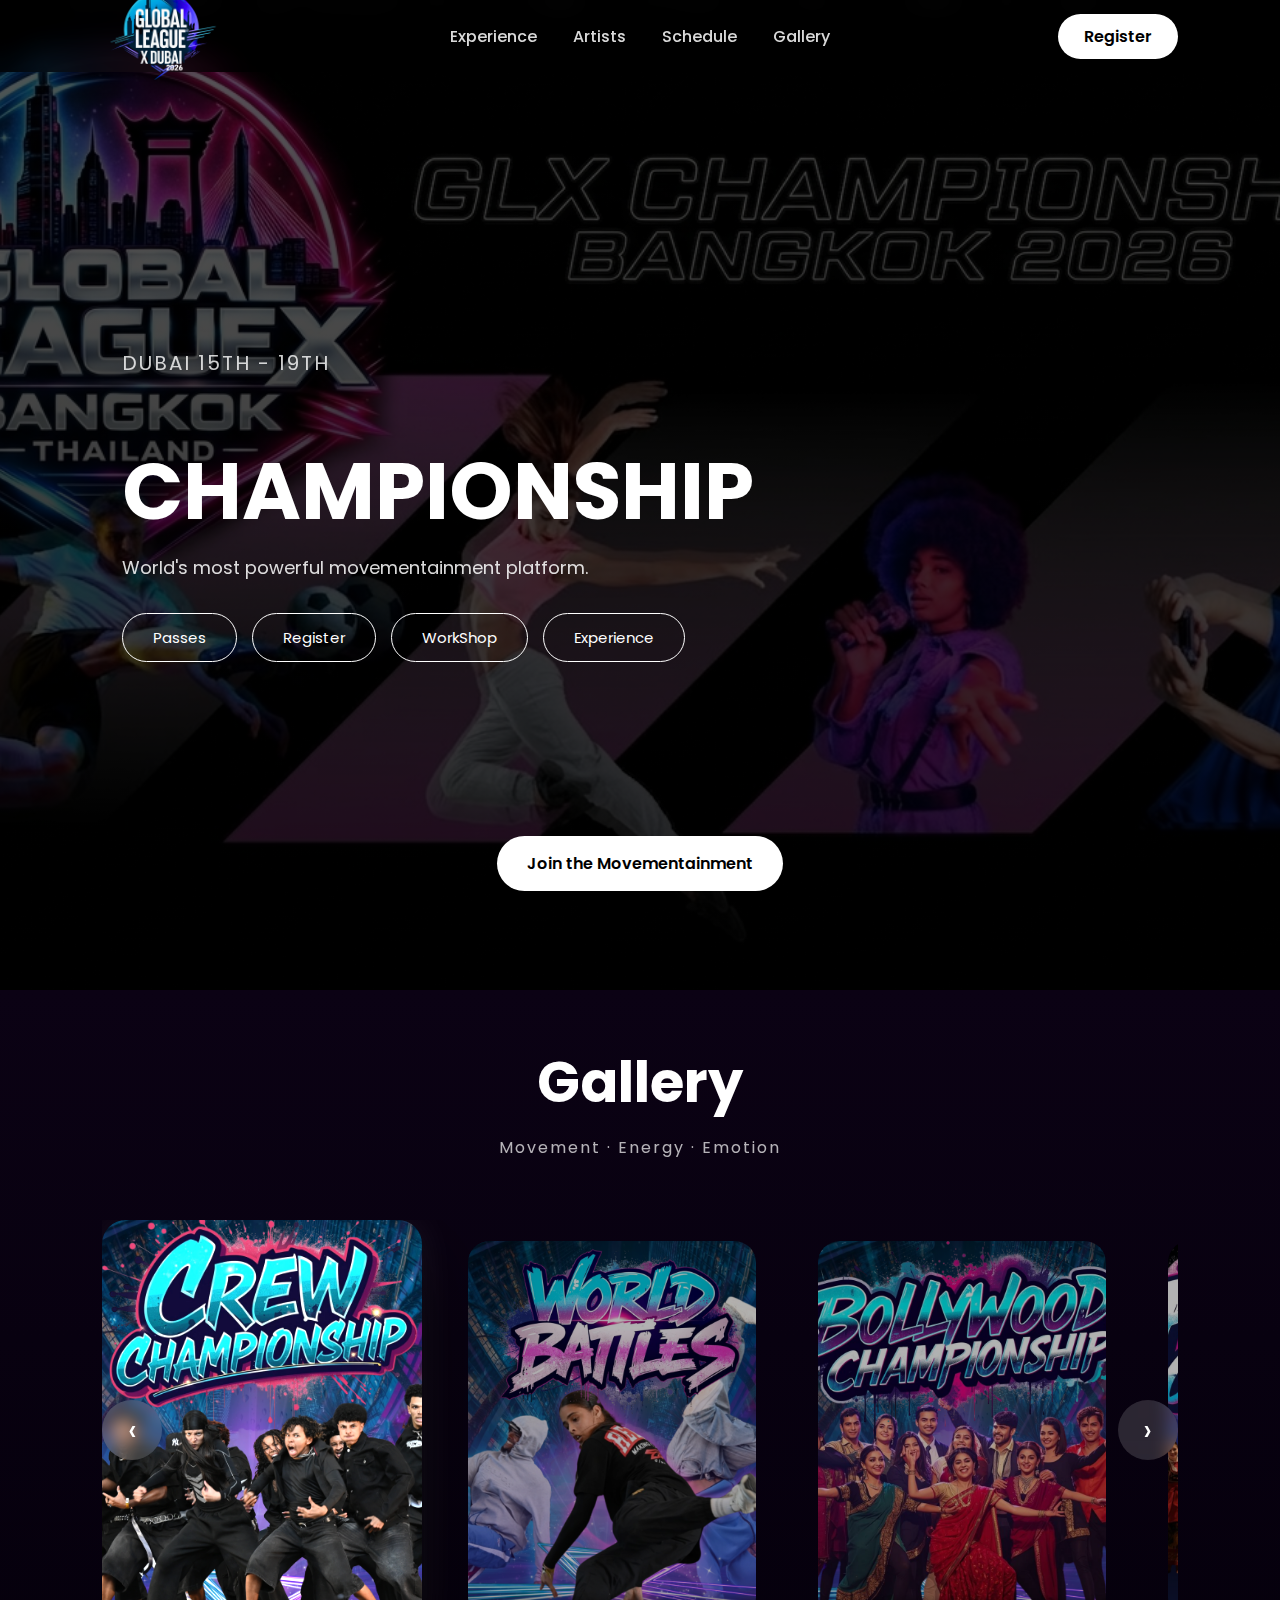
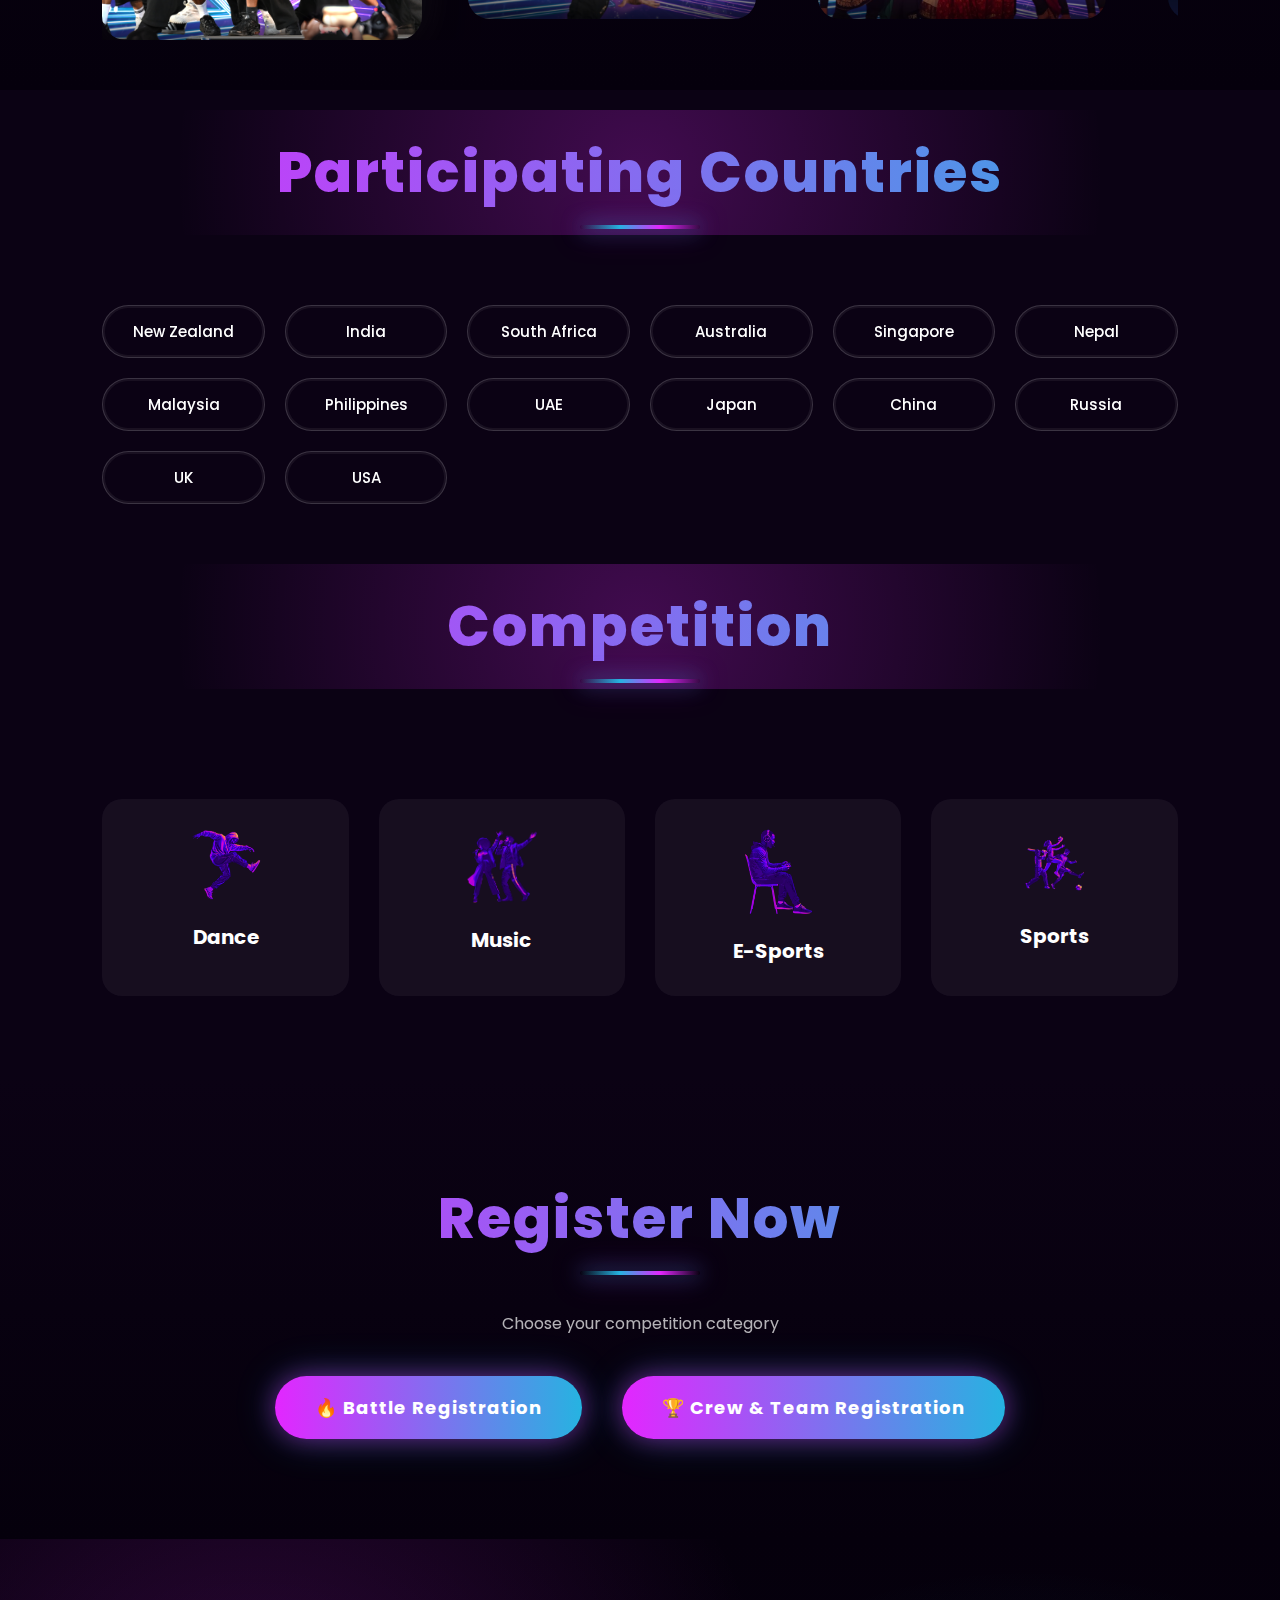
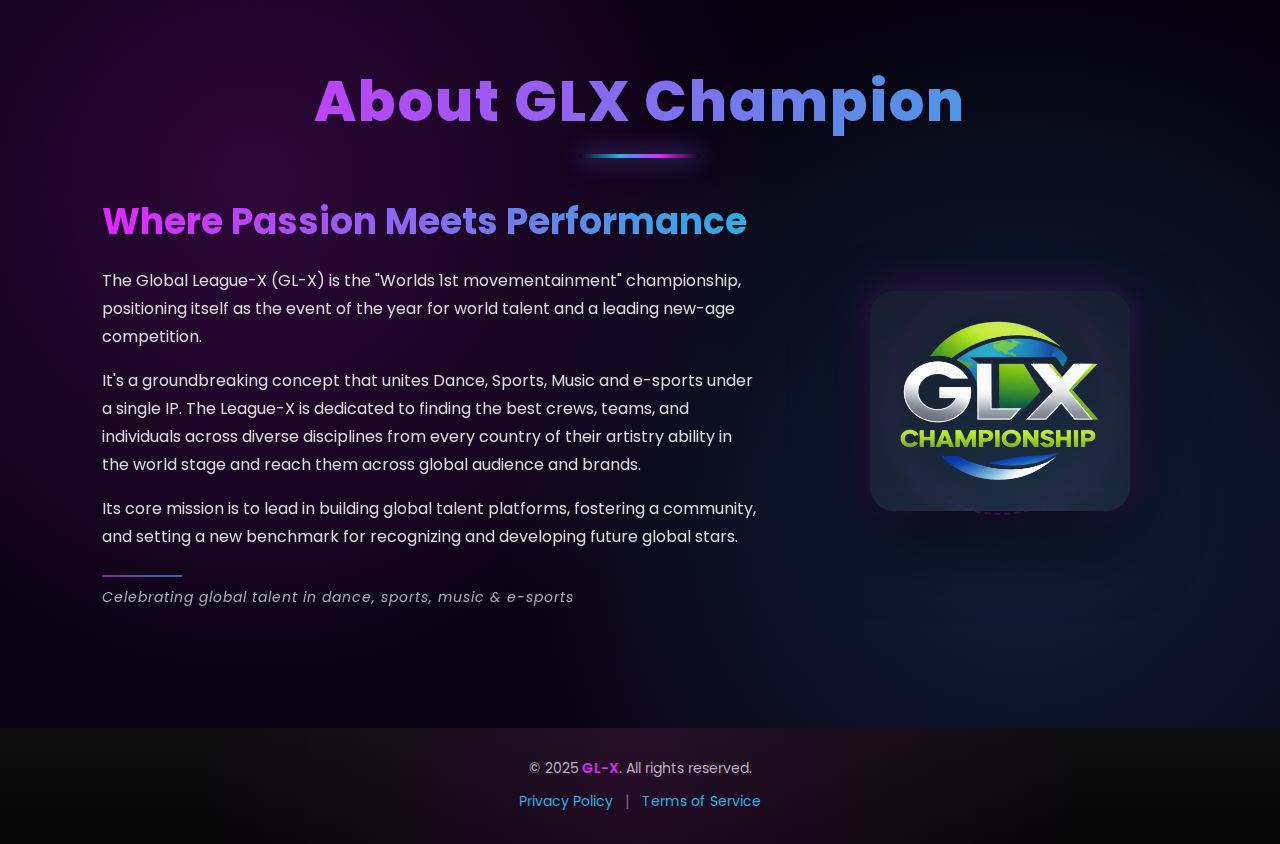
<file: index.html>
<!DOCTYPE html>
<html lang="en">

<head>
  <meta charset="UTF-8" />
  <meta name="viewport" content="width=device-width, initial-scale=1.0" />
  
  <!-- SEO Meta Tags -->
  <meta name="description" content="GLX Dance Championship 2026 in Dubai, UAE. World's most powerful movementainment platform featuring dance battles, crew competitions, and team performances. Register now for the global dance competition of the year!">
  <meta name="keywords" content="GLX Championship, Dance Competition Dubai, Global League X, Dance Battle 2026, Dance Finals, Hip Hop Competition, Breaking Competition, Bollywood Dance, Dance Tournament UAE, Movementainment, Dance Championship 2026">
  <meta name="author" content="GLX Championship">
  <meta name="robots" content="index, follow">
  
  <!-- Open Graph / Facebook -->
  <meta property="og:type" content="website">
  <meta property="og:url" content="https://glx-championship-4e1m.vercel.app/">
  <meta property="og:title" content="GLX Dance Championship 2026 - Dubai, UAE">
  <meta property="og:description" content="World's most powerful movementainment platform. Register for Battle and Crew competitions featuring Hip Hop, Breaking, Bollywood, and more!">
  <meta property="og:image" content="https://glx-championship-4e1m.vercel.app/assets/Glx_logo.png">
  
  <!-- Twitter -->
  <meta property="twitter:card" content="summary_large_image">
  <meta property="twitter:url" content="https://glx-championship-4e1m.vercel.app/">
  <meta property="twitter:title" content="GLX Dance Championship 2026 - Dubai">
  <meta property="twitter:description" content="World's most powerful movementainment platform. Register now!">
  <meta property="twitter:image" content="https://glx-championship-4e1m.vercel.app/assets/Glx_logo.png">
  
  <title>GLX Dance Tour – Global League X</title>

  <link href="https://fonts.googleapis.com/css2?family=Poppins:wght@300;400;600;800&display=swap" rel="stylesheet">
  <script src="https://cdnjs.cloudflare.com/ajax/libs/gsap/3.12.5/gsap.min.js"></script>
  <link rel="stylesheet" href="style.css">
</head>

<body>

  <!-- NAVBAR -->
  <nav class="navbar">
    <div class="nav-logo">
      <img src="assets/header_logo.png" alt="GLX Championship Logo" loading="lazy">
    </div>

    <ul class="nav-links">
      <li><a href="#experience">Experience</a></li>
      <li><a href="#">Artists</a></li>
      <li><a href="#">Schedule</a></li>
      <li><a href="#gallery">Gallery</a></li>
    </ul>

    <a href="#register" class="nav-btn">Register</a>
    
    <!-- Mobile Menu Toggle -->
    <button class="mobile-menu-toggle" id="mobileMenuToggle" aria-label="Toggle menu">
      <span></span>
      <span></span>
      <span></span>
    </button>
  </nav>

  <!-- Mobile Menu -->
  <div class="mobile-menu" id="mobileMenu">
    <ul class="mobile-nav-links">
      <li><a href="#experience">Experience</a></li>
      <li><a href="#">Artists</a></li>
      <li><a href="#">Schedule</a></li>
      <li><a href="#gallery">Gallery</a></li>
      <li><a href="#register" class="mobile-register-btn">Register</a></li>
    </ul>
  </div>

  <!-- HERO -->
  <section class="hero">
    <!-- STARS -->
    <div class="stars" id="stars"></div>

    <div class="hero-content">
      <small>DUBAI 15TH - 19TH</small>

      <div class="hero-marquee">
        <div class="marquee-track">
          WORLD CLASS DANCERS • GLOBAL LEAGUE X • DUBAI 2026 • MOVEMENTAINMENT •
        </div>
      </div>

      <h1>CHAMPIONSHIP</h1>
      <p>World's most powerful movementainment platform.</p>

      <div class="hero-buttons">
        <a href="#" class="btn-outline">Passes</a>
        <a href="#register" class="btn-outline">Register</a>
        <a href="#" class="btn-outline">WorkShop</a>
        <a href="#experience" class="btn-outline">Experience</a>
      </div>
    </div>
    
    <div class="mega">
      <a class="btn-primary" href="#register">Join the Movementainment</a>
    </div>
  </section>

  <!-- GALLERY -->
  <section class="gsap-gallery" id="gallery">
    <h2>Gallery</h2>
    <p>Movement · Energy · Emotion</p>

    <div class="slider-wrapper">
      <button class="arrow left" id="prev" aria-label="Previous slide">‹</button>
      <button class="arrow right" id="next" aria-label="Next slide">›</button>

      <div class="slider-track" id="track">
        <div class="slide"><img src="assets/1.png" alt="GLX Dance Performance 1"></div>
        <div class="slide"><img src="assets/2.png" alt="GLX Dance Performance 2"></div>
        <div class="slide"><img src="assets/3.png" alt="GLX Dance Performance 3"></div>
        <div class="slide"><img src="assets/4.png" alt="GLX Dance Performance 4"></div>
      </div>
    </div>
  </section>

  <!-- PARTICIPATING COUNTRIES -->
  <h2 class="section-title" style="margin-top:40px;">Participating Countries</h2>
  <div class="countries-grid">
    <div class="country-box">New Zealand</div>
    <div class="country-box">India</div>
    <div class="country-box">South Africa</div>
    <div class="country-box">Australia</div>
    <div class="country-box">Singapore</div>
    <div class="country-box">Nepal</div>
    <div class="country-box">Malaysia</div>
    <div class="country-box">Philippines</div>
    <div class="country-box">UAE</div>
    <div class="country-box">Japan</div>
    <div class="country-box">China</div>
    <div class="country-box">Russia</div>
    <div class="country-box">UK</div>
    <div class="country-box">USA</div>
  </div>

  <!-- EXPERIENCE -->
  <section id="experience">
    <h2 class="section-title" style="margin-top:40px;">Competition</h2>
    <div class="cards">
      <div class="card">
        <img src="assets/dance_logo.png" alt="Dance Competition" loading="lazy">
        <h3>Dance</h3>
      </div>
      <div class="card">
        <img src="assets/music_logo.png" alt="Music Competition" loading="lazy">
        <h3>Music</h3>
      </div>
      <div class="card">
        <img src="assets/gaming_logo.png" alt="E-Sports Competition" loading="lazy">
        <h3>E-Sports</h3>
      </div>
      <div class="card">
        <img src="assets/sports_logo.png" alt="Sports Competition" loading="lazy">
        <h3>Sports</h3>
      </div>
    </div>
  </section>

  <!-- REGISTER -->
  <section class="registration-choice" id="register">
    <h2 class="section-title">Register Now</h2>
    <p>Choose your competition category</p>

    <div class="choice-buttons">
      <a href="Battle.html" class="choice-btn">🔥 Battle Registration</a>
      <a href="Finals.html" class="choice-btn">🏆 Crew & Team Registration</a>
    </div>
  </section>

  <!-- ABOUT -->
  <section class="section" id="about">
    <div class="container">
      <h2 class="section-title">About GLX Champion</h2>
      <div class="about-content">
        <article class="about-text">
          <h3>Where Passion Meets Performance</h3>
          <p>
            The Global League-X (GL-X) is the "Worlds 1st movementainment" championship, positioning itself as the event
            of the year for world talent and a leading new-age competition.
          </p>
          <p>
            It's a groundbreaking concept that unites Dance, Sports, Music and e-sports under a single IP. The League-X
            is dedicated to finding the best crews, teams, and individuals across diverse disciplines from every country
            of their artistry ability in the world stage and reach them across global audience and brands.
          </p>
          <p>
            Its core mission is to lead in building global talent platforms, fostering a community, and setting a new
            benchmark for recognizing and developing future global stars.
          </p>
          <figcaption class="about-caption">Celebrating global talent in dance, sports, music & e-sports</figcaption>
        </article>
        <div class="about-visual" aria-hidden="true">
          <img src="./assets/Glx_logo.png" alt="GLX Championship Logo" width="320" height="220" loading="lazy" />
        </div>
      </div>
    </div>
  </section>

  <!-- FOOTER -->
  <footer class="footer" role="contentinfo">
    <div class="footer-inner">
      <p class="footer-copy">&copy; 2025 <span>GL-X</span>. All rights reserved.</p>

      <div class="footer-links">
        <a href="#" id="privacyLink">Privacy Policy</a>
        <span>|</span>
        <a href="#" id="termsLink">Terms of Service</a>
      </div>
    </div>
  </footer>

  <!-- Privacy Policy Modal -->
  <div id="privacyModal" class="modal">
    <div class="modal-content">
      <button class="modal-close" aria-label="Close modal">&times;</button>
      <h2>Privacy Policy</h2>
      <p>
        GL-X respects your privacy. We collect only necessary information to
        enhance user experience and ensure a secure platform.
      </p>
    </div>
  </div>

  <!-- Terms Modal -->
  <div id="termsModal" class="modal">
    <div class="modal-content">
      <button class="modal-close" aria-label="Close modal">&times;</button>
      <h2>Terms of Service</h2>
      <p>
        By accessing GL-X, you agree to comply with all platform rules and
        regulations designed to maintain fairness and integrity.
      </p>
    </div>
  </div>

  <!-- Structured Data -->
  <script type="application/ld+json">
  {
    "@context": "https://schema.org",
    "@type": "Event",
    "name": "GLX Dance Championship 2026",
    "description": "World's most powerful movementainment platform featuring dance battles and crew competitions",
    "startDate": "2026-07-15",
    "endDate": "2026-07-19",
    "eventStatus": "https://schema.org/EventScheduled",
    "eventAttendanceMode": "https://schema.org/OfflineEventAttendanceMode",
    "location": {
      "@type": "Place",
      "name": "Dubai, UAE",
      "address": {
        "@type": "PostalAddress",
        "addressLocality": "Dubai",
        "addressCountry": "AE"
      }
    },
    "image": "https://glx-championship-4e1m.vercel.app/assets/Glx_logo.png",
    "organizer": {
      "@type": "Organization",
      "name": "Global League X",
      "url": "https://glx-championship-4e1m.vercel.app"
    },
    "offers": {
      "@type": "Offer",
      "name": "Battle Registration",
      "price": "30",
      "priceCurrency": "USD",
      "availability": "https://schema.org/InStock",
      "url": "https://glx-championship-4e1m.vercel.app/Battle.html",
      "validFrom": "2026-02-15"
    }
  }
  </script>

  <script>
    // Mobile Menu Toggle
    const mobileMenuToggle = document.getElementById('mobileMenuToggle');
    const mobileMenu = document.getElementById('mobileMenu');
    
    mobileMenuToggle.addEventListener('click', () => {
      mobileMenuToggle.classList.toggle('active');
      mobileMenu.classList.toggle('active');
      document.body.classList.toggle('menu-open');
    });

    // Close mobile menu when clicking on a link
    document.querySelectorAll('.mobile-nav-links a').forEach(link => {
      link.addEventListener('click', () => {
        mobileMenuToggle.classList.remove('active');
        mobileMenu.classList.remove('active');
        document.body.classList.remove('menu-open');
      });
    });

    // Modal functionality
    const privacyLink = document.getElementById("privacyLink");
    const termsLink = document.getElementById("termsLink");
    const privacyModal = document.getElementById("privacyModal");
    const termsModal = document.getElementById("termsModal");
    const closeBtns = document.querySelectorAll(".modal-close");

    privacyLink.onclick = (e) => {
      e.preventDefault();
      privacyModal.classList.add("active");
    };
    
    termsLink.onclick = (e) => {
      e.preventDefault();
      termsModal.classList.add("active");
    };

    closeBtns.forEach(btn => {
      btn.onclick = () => btn.closest(".modal").classList.remove("active");
    });

    window.onclick = (e) => {
      if (e.target.classList.contains("modal")) {
        e.target.classList.remove("active");
      }
    };

    // Gallery slider
    const track = document.getElementById("track");
    const slides = document.querySelectorAll(".slide");
    const slideWidth = slides[0]?.offsetWidth + 30 || 350;

    let index = 0;

    // Clone for infinite loop
    slides.forEach(slide => {
      const clone = slide.cloneNode(true);
      track.appendChild(clone);
    });

    const allSlides = document.querySelectorAll(".slide");

    // Initial state
    setActive();
    gsap.set(track, { x: 0 });

    function move(dir) {
      index += dir;
      gsap.to(track, {
        x: -slideWidth * index,
        duration: .8,
        ease: "power3.inOut",
        onComplete: loopFix
      });
      setActive();
    }

    function loopFix() {
      if (index >= slides.length) {
        index = 0;
        gsap.set(track, { x: 0 });
      }
      if (index < 0) {
        index = slides.length - 1;
        gsap.set(track, { x: -slideWidth * index });
      }
      setActive();
    }

    function setActive() {
      allSlides.forEach(s => s.classList.remove("active"));
      if (allSlides[index]) {
        allSlides[index].classList.add("active");
      }
    }

    document.getElementById("next").onclick = () => move(1);
    document.getElementById("prev").onclick = () => move(-1);

    // Auto slide
    setInterval(() => move(1), 5000);

    // Star generator
    const stars = document.getElementById("stars");
    for (let i = 0; i < 80; i++) {
      const s = document.createElement("div");
      s.className = "star";
      s.style.left = Math.random() * 100 + "%";
      s.style.animationDuration = 5 + Math.random() * 10 + "s";
      stars.appendChild(s);
    }

    // Smooth scroll for all anchor links
    document.querySelectorAll('a[href^="#"]').forEach(anchor => {
      anchor.addEventListener('click', function (e) {
        e.preventDefault();
        const target = document.querySelector(this.getAttribute('href'));
        if (target) {
          target.scrollIntoView({
            behavior: 'smooth',
            block: 'start'
          });
        }
      });
    });
  </script>

</body>
</html>
</file>
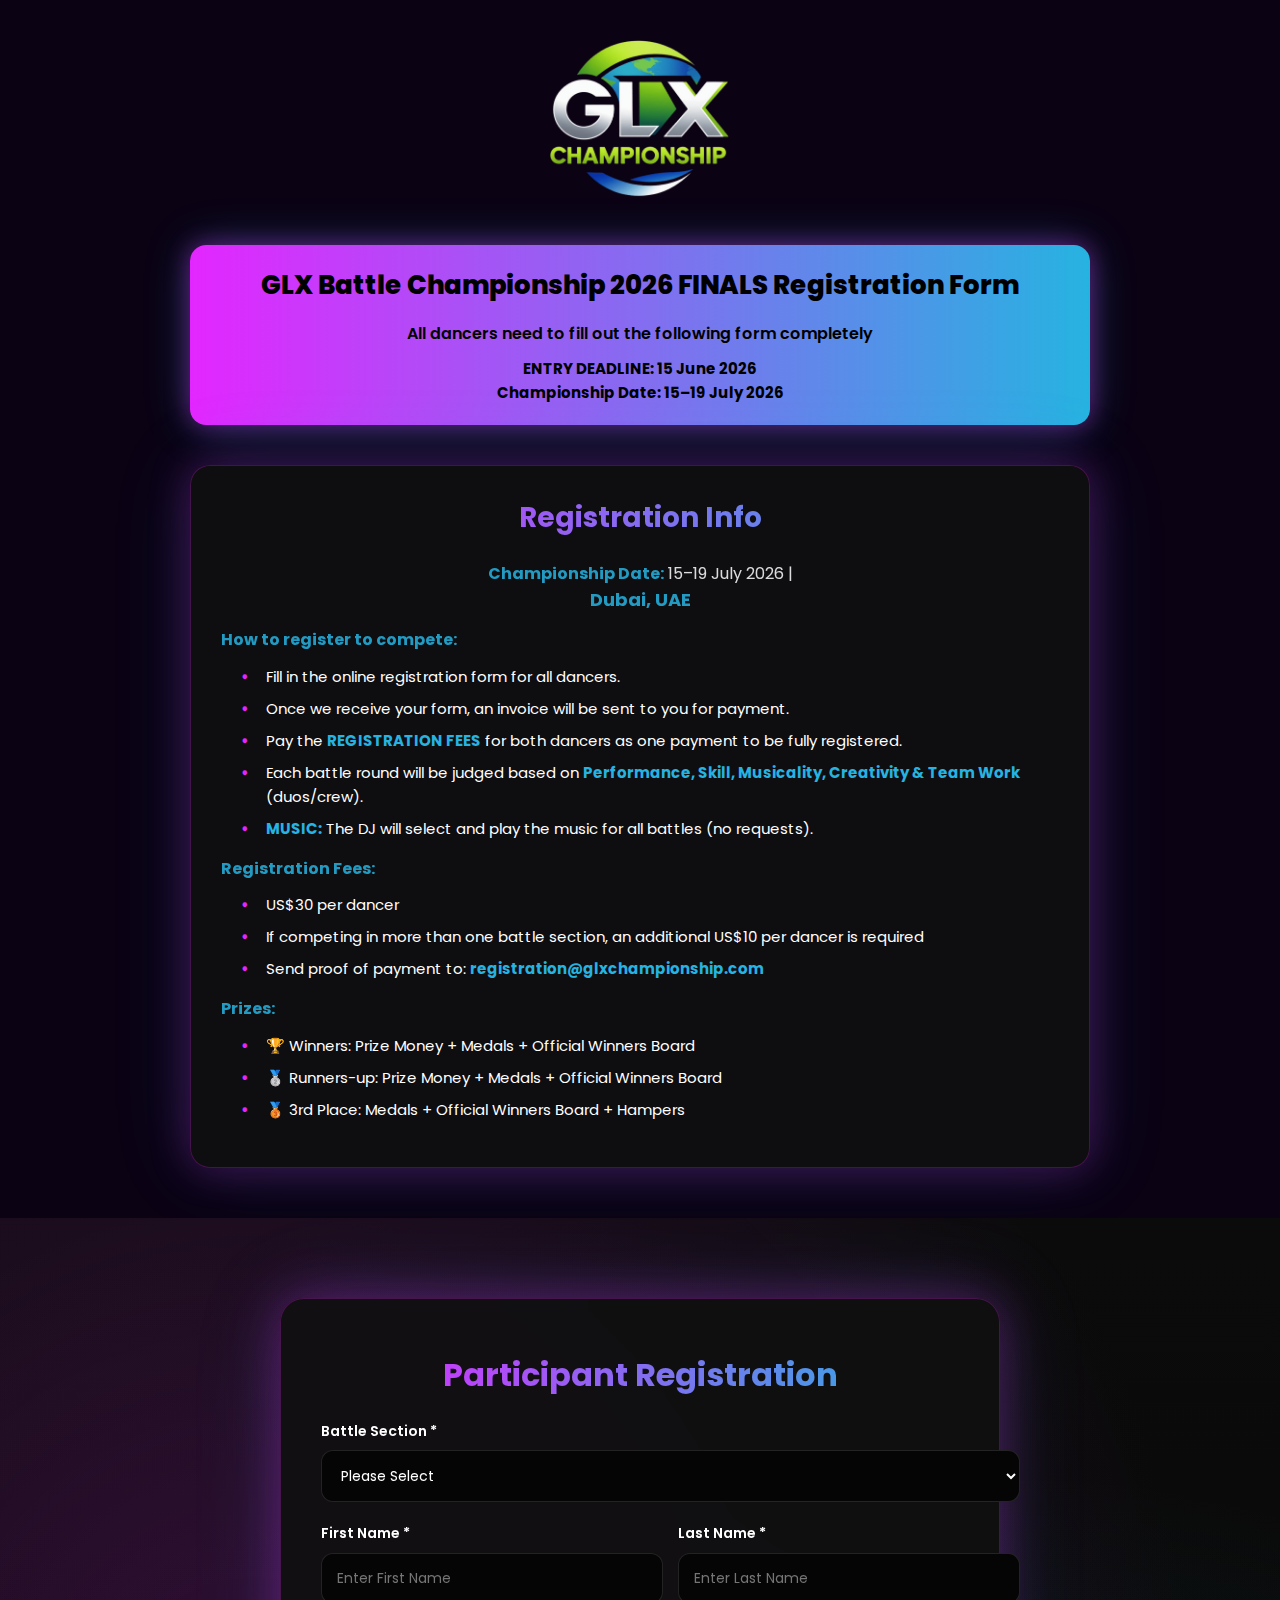
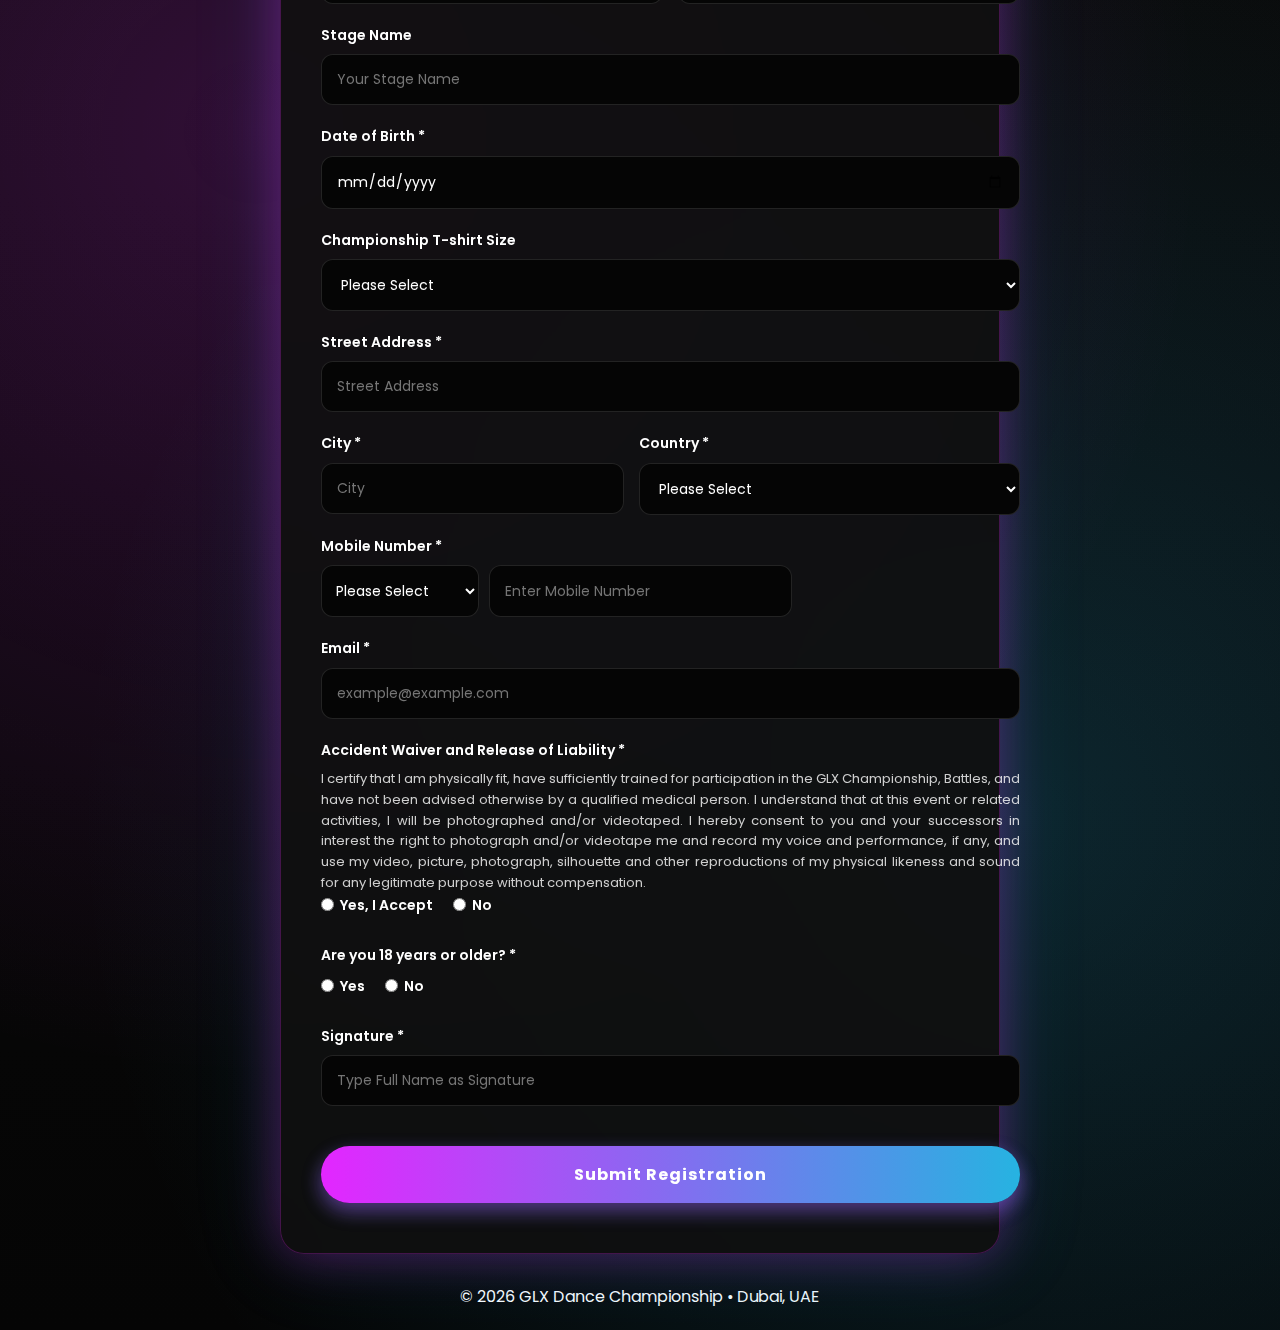
<file: Battle.html>
<!DOCTYPE html>
<html lang="en">
<head>
  <meta charset="UTF-8">
  <title>GLX Battle Championship 2026 – Registration</title>
  <meta name="viewport" content="width=device-width, initial-scale=1.0">
  <link href="https://fonts.googleapis.com/css2?family=Poppins:wght@300;400;500;600;700;800&display=swap" rel="stylesheet">
  <link rel="stylesheet" href="battle.css">
</head>

<body>

<!-- ===== LOGO ===== -->
<div class="logo">
  <img src="assets/Glx_logo.png" alt="GLX Championship Logo">
</div>

<div style="max-width:900px;margin:0 auto 40px auto;text-align:center;
background:linear-gradient(90deg,#e326ff,#26b3e1);
padding:20px;border-radius:16px;
box-shadow:0 0 25px rgba(227,38,255,.4),0 0 45px rgba(38,179,225,.3);">

  <h1 style="font-size:26px;color:#000;font-weight:800;">
    GLX Battle Championship 2026 FINALS Registration Form
  </h1>

  <p style="font-size:16px;font-weight:600;color:#000;">
    All dancers need to fill out the following form completely
  </p>

  <p style="font-size:15px;font-weight:700;color:#000;margin-top:10px;">
    ENTRY DEADLINE: 15 June 2026
  </p>

  <p style="font-size:15px;font-weight:700;color:#000;">
    Championship Date: 15–19 July 2026
  </p>
</div>

<!-- ===== INFO / RULES ===== -->
<div class="info-section">
  <h2>Registration Info</h2>
  <p style="text-align:center;">
  <strong>Championship Date:</strong> 15–19 July 2026 |
  <strong style="display:block;font-size:18px;">Dubai, UAE</strong>
</p>

  <p><strong>How to register to compete:</strong></p>
  <ul>
    <li>Fill in the online registration form for all dancers.</li>
    <li>Once we receive your form, an invoice will be sent to you for payment.</li>
    <li>Pay the <strong>REGISTRATION FEES</strong> for both dancers as one payment to be fully registered.</li>
    <li>Each battle round will be judged based on <strong>Performance, Skill, Musicality, Creativity & Team Work</strong> (duos/crew).</li>
    <li><strong>MUSIC:</strong> The DJ will select and play the music for all battles (no requests).</li>
  </ul>
  <p><strong>Registration Fees:</strong></p>
  <ul>
    <li>US$30 per dancer</li>
    <li>If competing in more than one battle section, an additional US$10 per dancer is required</li>
    <li>Send proof of payment to: <strong>registration@glxchampionship.com</strong></li>
  </ul>
  <p><strong>Prizes:</strong></p>
  <ul>
    <li>🏆 Winners: Prize Money + Medals + Official Winners Board</li>
    <li>🥈 Runners-up: Prize Money + Medals + Official Winners Board</li>
    <li>🥉 3rd Place: Medals + Official Winners Board + Hampers</li>
  </ul>
</div>

<!-- ===== REGISTRATION FORM ===== -->
<section id="register">
  <div class="register-content">
    <h2>Participant Registration</h2>

    <form class="register-form" id="battleForm">

      <!-- BATTLE SECTION - ADDED name="battleSection" -->
      <div class="form-group">
        <label>Battle Section *</label>
        <select name="battleSection" required>
          <option value="">Please Select</option>
          <option>Showcase Division: Junior Hip Hop (15yrs & under)</option>
          <option>Showcase Division: Adult Hip Hop (16yrs & over)</option>
          <option>Showcase Division: Junior Bollywood (15yrs & under)</option>
          <option>Showcase Division: Adult Bollywood (16yrs & over)</option>
          <option>Showcase Division: Junior Folklore (15yrs & under)</option>
          <option>Showcase Division: Adult Folklore (16yrs & over)</option>
          <option>Batttle Division: Next Gen 2v2 Hip Hop (12yrs & under)</option>
          <option>Batttle Division: Next Gen 2v2 Hip Hop (13-16yrs)</option>
          <option>Batttle Division: Next Gen 2v2 Breaking (16yrs & under)</option>
          <option>Batttle Division: Next Gen 2v2 Krump (17yrs & under)</option>
          <option>Batttle Division: Next Gen 2v2 Afro Styles (16yrs & under)</option>
          <option>Tshirt Batttle Division: Open 2v2 Afro Styles (no age restriction)</option>
          <option>Batttle Division: Open 3v3 Hip Hop (no age restriction)</option>
          <option>Batttle Division: Open 3v3 Breaking (no age restriction)</option>
          <option>Batttle Division: 5v5 Crew (All styles, no age restriction)</option>
        </select>
      </div>

      <!-- FIRST NAME & LAST NAME - ADDED name attributes -->
      <div class="form-row">
        <div class="form-group">
          <label>First Name *</label>
          <input type="text" name="firstName" placeholder="Enter First Name" required>
        </div>
        <div class="form-group">
          <label>Last Name *</label>
          <input type="text" name="lastName" placeholder="Enter Last Name" required>
        </div>
      </div>

      <!-- STAGE NAME - ADDED name="stageName" -->
      <div class="form-group">
        <label>Stage Name</label>
        <input type="text" name="stageName" placeholder="Your Stage Name">
      </div>

      <!-- DATE OF BIRTH - ADDED name="dateOfBirth" -->
      <div class="form-group">
        <label>Date of Birth *</label>
        <input type="date" name="dateOfBirth" required class="dob-input">
      </div>

      <!-- T-SHIRT SIZE - ADDED name="tshirtSize" -->
      <div class="form-group">
        <label>Championship T-shirt Size</label>
        <select name="tshirtSize">
          <option>Please Select</option>
          <option>9-10</option>
          <option>11-12</option>
          <option>13-14</option>
          <option>Small</option>
          <option>Medium</option>
          <option>Large</option>
          <option>XL</option>
          <option>XXL</option>
        </select>
      </div>

      <!-- STREET ADDRESS - ADDED name="streetAddress" -->
      <div class="form-group">
        <label>Street Address *</label>
        <input type="text" name="streetAddress" placeholder="Street Address" required>
      </div>

      <!-- CITY & COUNTRY - ADDED name attributes -->
      <div class="form-row">
        <div class="form-group">
          <label>City *</label>
          <input type="text" name="city" placeholder="City" required>
        </div>
        <div class="form-group">
          <label>Country *</label>
          <select id="country" name="country" class="form-control" required>
                <option value="">Please Select</option>
                <option value="Afghanistan">Afghanistan</option>
                <option value="Åland Islands">Åland Islands</option>
                <option value="Albania">Albania</option>
                <option value="Algeria">Algeria</option>
                <option value="American Samoa">American Samoa</option>
                <option value="Andorra">Andorra</option>
                <option value="Angola">Angola</option>
                <option value="Anguilla">Anguilla</option>
                <option value="Antarctica">Antarctica</option>
                <option value="Antigua and Barbuda">Antigua and Barbuda</option>
                <option value="Argentina">Argentina</option>
                <option value="Armenia">Armenia</option>
                <option value="Aruba">Aruba</option>
                <option value="Australia">Australia</option>
                <option value="Austria">Austria</option>
                <option value="Azerbaijan">Azerbaijan</option>
                <option value="Bahamas">Bahamas</option>
                <option value="Bahrain">Bahrain</option>
                <option value="Bangladesh">Bangladesh</option>
                <option value="Barbados">Barbados</option>
                <option value="Belarus">Belarus</option>
                <option value="Belgium">Belgium</option>
                <option value="Belize">Belize</option>
                <option value="Benin">Benin</option>
                <option value="Bermuda">Bermuda</option>
                <option value="Bhutan">Bhutan</option>
                <option value="Bolivia">Bolivia</option>
                <option value="Bosnia and Herzegovina">Bosnia and Herzegovina</option>
                <option value="Botswana">Botswana</option>
                <option value="Bouvet Island">Bouvet Island</option>
                <option value="Brazil">Brazil</option>
                <option value="British Indian Ocean Territory">British Indian Ocean Territory</option>
                <option value="Brunei Darussalam">Brunei Darussalam</option>
                <option value="Bulgaria">Bulgaria</option>
                <option value="Burkina Faso">Burkina Faso</option>
                <option value="Burundi">Burundi</option>
                <option value="Cambodia">Cambodia</option>
                <option value="Cameroon">Cameroon</option>
                <option value="Canada">Canada</option>
                <option value="Cape Verde">Cape Verde</option>
                <option value="Cayman Islands">Cayman Islands</option>
                <option value="Central African Republic">Central African Republic</option>
                <option value="Chad">Chad</option>
                <option value="Chile">Chile</option>
                <option value="China">China</option>
                <option value="Christmas Island">Christmas Island</option>
                <option value="Cocos (Keeling) Islands">Cocos (Keeling) Islands</option>
                <option value="Colombia">Colombia</option>
                <option value="Comoros">Comoros</option>
                <option value="Congo">Congo</option>
                <option value="Congo, The Democratic Republic of The">Congo, The Democratic Republic of The</option>
                <option value="Cook Islands">Cook Islands</option>
                <option value="Costa Rica">Costa Rica</option>
                <option value="Cote D'ivoire">Cote D'ivoire</option>
                <option value="Croatia">Croatia</option>
                <option value="Cuba">Cuba</option>
                <option value="Cyprus">Cyprus</option>
                <option value="Czech Republic">Czech Republic</option>
                <option value="Denmark">Denmark</option>
                <option value="Djibouti">Djibouti</option>
                <option value="Dominica">Dominica</option>
                <option value="Dominican Republic">Dominican Republic</option>
                <option value="Ecuador">Ecuador</option>
                <option value="Egypt">Egypt</option>
                <option value="El Salvador">El Salvador</option>
                <option value="Equatorial Guinea">Equatorial Guinea</option>
                <option value="Eritrea">Eritrea</option>
                <option value="Estonia">Estonia</option>
                <option value="Ethiopia">Ethiopia</option>
                <option value="Falkland Islands (Malvinas)">Falkland Islands (Malvinas)</option>
                <option value="Faroe Islands">Faroe Islands</option>
                <option value="Fiji">Fiji</option>
                <option value="Finland">Finland</option>
                <option value="France">France</option>
                <option value="French Guiana">French Guiana</option>
                <option value="French Polynesia">French Polynesia</option>
                <option value="French Southern Territories">French Southern Territories</option>
                <option value="Gabon">Gabon</option>
                <option value="Gambia">Gambia</option>
                <option value="Georgia">Georgia</option>
                <option value="Germany">Germany</option>
                <option value="Ghana">Ghana</option>
                <option value="Gibraltar">Gibraltar</option>
                <option value="Greece">Greece</option>
                <option value="Greenland">Greenland</option>
                <option value="Grenada">Grenada</option>
                <option value="Guadeloupe">Guadeloupe</option>
                <option value="Guam">Guam</option>
                <option value="Guatemala">Guatemala</option>
                <option value="Guernsey">Guernsey</option>
                <option value="Guinea">Guinea</option>
                <option value="Guinea-bissau">Guinea-bissau</option>
                <option value="Guyana">Guyana</option>
                <option value="Haiti">Haiti</option>
                <option value="Heard Island and Mcdonald Islands">Heard Island and Mcdonald Islands</option>
                <option value="Holy See (Vatican City State)">Holy See (Vatican City State)</option>
                <option value="Honduras">Honduras</option>
                <option value="Hong Kong">Hong Kong</option>
                <option value="Hungary">Hungary</option>
                <option value="Iceland">Iceland</option>
                <option value="India">India</option>
                <option value="Indonesia">Indonesia</option>
                <option value="Iran, Islamic Republic of">Iran, Islamic Republic of</option>
                <option value="Iraq">Iraq</option>
                <option value="Ireland">Ireland</option>
                <option value="Isle of Man">Isle of Man</option>
                <option value="Israel">Israel</option>
                <option value="Italy">Italy</option>
                <option value="Jamaica">Jamaica</option>
                <option value="Japan">Japan</option>
                <option value="Jersey">Jersey</option>
                <option value="Jordan">Jordan</option>
                <option value="Kazakhstan">Kazakhstan</option>
                <option value="Kenya">Kenya</option>
                <option value="Kiribati">Kiribati</option>
                <option value="Korea, Democratic People's Republic of">Korea, Democratic People's Republic of</option>
                <option value="Korea, Republic of">Korea, Republic of</option>
                <option value="Kuwait">Kuwait</option>
                <option value="Kyrgyzstan">Kyrgyzstan</option>
                <option value="Lao People's Democratic Republic">Lao People's Democratic Republic</option>
                <option value="Latvia">Latvia</option>
                <option value="Lebanon">Lebanon</option>
                <option value="Lesotho">Lesotho</option>
                <option value="Liberia">Liberia</option>
                <option value="Libyan Arab Jamahiriya">Libyan Arab Jamahiriya</option>
                <option value="Liechtenstein">Liechtenstein</option>
                <option value="Lithuania">Lithuania</option>
                <option value="Luxembourg">Luxembourg</option>
                <option value="Macao">Macao</option>
                <option value="Macedonia, The Former Yugoslav Republic of">Macedonia, The Former Yugoslav Republic of</option>
                <option value="Madagascar">Madagascar</option>
                <option value="Malawi">Malawi</option>
                <option value="Malaysia">Malaysia</option>
                <option value="Maldives">Maldives</option>
                <option value="Mali">Mali</option>
                <option value="Malta">Malta</option>
                <option value="Marshall Islands">Marshall Islands</option>
                <option value="Martinique">Martinique</option>
                <option value="Mauritania">Mauritania</option>
                <option value="Mauritius">Mauritius</option>
                <option value="Mayotte">Mayotte</option>
                <option value="Mexico">Mexico</option>
                <option value="Micronesia, Federated States of">Micronesia, Federated States of</option>
                <option value="Moldova, Republic of">Moldova, Republic of</option>
                <option value="Monaco">Monaco</option>
                <option value="Mongolia">Mongolia</option>
                <option value="Montenegro">Montenegro</option>
                <option value="Montserrat">Montserrat</option>
                <option value="Morocco">Morocco</option>
                <option value="Mozambique">Mozambique</option>
                <option value="Myanmar">Myanmar</option>
                <option value="Namibia">Namibia</option>
                <option value="Nauru">Nauru</option>
                <option value="Nepal">Nepal</option>
                <option value="Netherlands">Netherlands</option>
                <option value="Netherlands Antilles">Netherlands Antilles</option>
                <option value="New Caledonia">New Caledonia</option>
                <option value="New Zealand">New Zealand</option>
                <option value="Nicaragua">Nicaragua</option>
                <option value="Niger">Niger</option>
                <option value="Nigeria">Nigeria</option>
                <option value="Niue">Niue</option>
                <option value="Norfolk Island">Norfolk Island</option>
                <option value="Northern Mariana Islands">Northern Mariana Islands</option>
                <option value="Norway">Norway</option>
                <option value="Oman">Oman</option>
                <option value="Pakistan">Pakistan</option>
                <option value="Palau">Palau</option>
                <option value="Palestinian Territory, Occupied">Palestinian Territory, Occupied</option>
                <option value="Panama">Panama</option>
                <option value="Papua New Guinea">Papua New Guinea</option>
                <option value="Paraguay">Paraguay</option>
                <option value="Peru">Peru</option>
                <option value="Philippines">Philippines</option>
                <option value="Pitcairn">Pitcairn</option>
                <option value="Poland">Poland</option>
                <option value="Portugal">Portugal</option>
                <option value="Puerto Rico">Puerto Rico</option>
                <option value="Qatar">Qatar</option>
                <option value="Reunion">Reunion</option>
                <option value="Romania">Romania</option>
                <option value="Russian Federation">Russian Federation</option>
                <option value="Rwanda">Rwanda</option>
                <option value="Saint Helena">Saint Helena</option>
                <option value="Saint Kitts and Nevis">Saint Kitts and Nevis</option>
                <option value="Saint Lucia">Saint Lucia</option>
                <option value="Saint Pierre and Miquelon">Saint Pierre and Miquelon</option>
                <option value="Saint Vincent and The Grenadines">Saint Vincent and The Grenadines</option>
                <option value="Samoa">Samoa</option>
                <option value="San Marino">San Marino</option>
                <option value="Sao Tome and Principe">Sao Tome and Principe</option>
                <option value="Saudi Arabia">Saudi Arabia</option>
                <option value="Senegal">Senegal</option>
                <option value="Serbia">Serbia</option>
                <option value="Seychelles">Seychelles</option>
                <option value="Sierra Leone">Sierra Leone</option>
                <option value="Singapore">Singapore</option>
                <option value="Slovakia">Slovakia</option>
                <option value="Slovenia">Slovenia</option>
                <option value="Solomon Islands">Solomon Islands</option>
                <option value="Somalia">Somalia</option>
                <option value="South Africa">South Africa</option>
                <option value="South Georgia and The South Sandwich Islands">South Georgia and The South Sandwich Islands</option>
                <option value="Spain">Spain</option>
                <option value="Sri Lanka">Sri Lanka</option>
                <option value="Sudan">Sudan</option>
                <option value="Suriname">Suriname</option>
                <option value="Svalbard and Jan Mayen">Svalbard and Jan Mayen</option>
                <option value="Swaziland">Swaziland</option>
                <option value="Sweden">Sweden</option>
                <option value="Switzerland">Switzerland</option>
                <option value="Syrian Arab Republic">Syrian Arab Republic</option>
                <option value="Taiwan">Taiwan</option>
                <option value="Tajikistan">Tajikistan</option>
                <option value="Tanzania, United Republic of">Tanzania, United Republic of</option>
                <option value="Thailand">Thailand</option>
                <option value="Timor-leste">Timor-leste</option>
                <option value="Togo">Togo</option>
                <option value="Tokelau">Tokelau</option>
                <option value="Tonga">Tonga</option>
                <option value="Trinidad and Tobago">Trinidad and Tobago</option>
                <option value="Tunisia">Tunisia</option>
                <option value="Turkey">Turkey</option>
                <option value="Turkmenistan">Turkmenistan</option>
                <option value="Turks and Caicos Islands">Turks and Caicos Islands</option>
                <option value="Tuvalu">Tuvalu</option>
                <option value="Uganda">Uganda</option>
                <option value="Ukraine">Ukraine</option>
                <option value="United Arab Emirates">United Arab Emirates</option>
                <option value="United Kingdom">United Kingdom</option>
                <option value="United States">United States</option>
                <option value="United States Minor Outlying Islands">United States Minor Outlying Islands</option>
                <option value="Uruguay">Uruguay</option>
                <option value="Uzbekistan">Uzbekistan</option>
                <option value="Vanuatu">Vanuatu</option>
                <option value="Venezuela">Venezuela</option>
                <option value="Viet Nam">Viet Nam</option>
                <option value="Virgin Islands, British">Virgin Islands, British</option>
                <option value="Virgin Islands, U.S.">Virgin Islands, U.S.</option>
                <option value="Wallis and Futuna">Wallis and Futuna</option>
                <option value="Western Sahara">Western Sahara</option>
                <option value="Yemen">Yemen</option>
                <option value="Zambia">Zambia</option>
                <option value="Zimbabwe">Zimbabwe</option>
            </select>
        </div>
      </div>

      <!-- MOBILE NUMBER - ADDED name="countryCode" and name="mobileNumber" -->
      <div class="form-row">
        <div class="form-group">
          <label>Mobile Number *</label>
          <div style="display:flex;gap:10px;">
            <select id="country-code" name="countryCode" required style="padding:14px 10px;border-radius:12px;background:#050505;color:#fff;border:1px solid rgba(255,255,255,.12);">
              <option value="">Please Select</option>
              <option data-countryCode="DZ" value="+213">Algeria (+213)</option>
              <option data-countryCode="AD" value="+376">Andorra (+376)</option>
              <option data-countryCode="IN" value="+91">India (+91)</option>
              <option data-countryCode="AE" value="+971">UAE (+971)</option>
              <option data-countryCode="US" value="+1">USA (+1)</option>
              <option data-countryCode="GB" value="+44">UK (+44)</option>
              <option data-countryCode="AU" value="+61">Australia (+61)</option>
              <option data-countryCode="SG" value="+65">Singapore (+65)</option>
              <option data-countryCode="MY" value="+60">Malaysia (+60)</option>
              <option data-countryCode="PH" value="+63">Philippines (+63)</option>
            </select>
            <input type="tel" id="mobile-number" name="mobileNumber" placeholder="Enter Mobile Number" required style="flex:1;">
          </div>
        </div>
      </div>

      <!-- EMAIL - ADDED name="email" -->
      <div class="form-group">
        <label>Email *</label>
        <input type="email" name="email" placeholder="example@example.com" required>
      </div>

      <!-- ACCIDENT WAIVER - ADDED value attributes -->
      <div class="form-group">
        <label>Accident Waiver and Release of Liability *</label>
        <p style="font-size:13px; opacity:.8; text-align: justify;">
          I certify that I am physically fit, have sufficiently trained for participation in the GLX Championship, Battles, and have not been advised otherwise by a qualified medical person. I understand that at this event or related activities, I will be photographed and/or videotaped. I hereby consent to you and your successors in interest the right to photograph and/or videotape me and record my voice and performance, if any, and use my video, picture, photograph, silhouette and other reproductions of my physical likeness and sound for any legitimate purpose without compensation.
        </p>
        <div class="radio-group">
          <label><input type="radio" name="waiver" value="Yes, I Accept" required> Yes, I Accept</label>
          <label><input type="radio" name="waiver" value="No"> No</label>
        </div>
      </div>

      <!-- AGE CONFIRMATION - ADDED name="ageConfirmation" and value attributes -->
      <div class="form-group">
        <label>Are you 18 years or older? *</label>
        <div class="radio-group">
          <label><input type="radio" name="ageConfirmation" value="Yes" required> Yes</label>
          <label><input type="radio" name="ageConfirmation" value="No"> No</label>
        </div>
      </div>

      <!-- SIGNATURE - ADDED name="signature" -->
      <div class="form-group">
        <label>Signature *</label>
        <input type="text" name="signature" placeholder="Type Full Name as Signature" required>
      </div>

      <button class="submit-btn" type="submit">Submit Registration</button>

    </form>
  </div>
  
  <div class="footer">
    © 2026 GLX Dance Championship • Dubai, UAE
  </div>
</section>

<script>
// ========================================
// GOOGLE SHEETS INTEGRATION
// ========================================

// YOUR WEB APP URL (already filled in from your file)
const GOOGLE_SCRIPT_URL = 'https://script.google.com/macros/s/AKfycbw3KQO038paZV9jCOzKpktkFu7ypGv_zIGTyy_ic-OaL-ZpzoItqF_pZH6xRP3qIkwZrA/exec';

document.getElementById('battleForm').addEventListener('submit', async function(e) {
  e.preventDefault();
  
  const submitBtn = this.querySelector('.submit-btn');
  const originalText = submitBtn.textContent;
  
  // Show loading state
  submitBtn.textContent = 'Submitting...';
  submitBtn.disabled = true;
  submitBtn.style.opacity = '0.7';
  
  // Collect form data
  const formData = new FormData(this);
  const data = {
    registrationType: 'Battle'
  };
  
  // Convert FormData to object
  for (let [key, value] of formData.entries()) {
    data[key] = value;
  }
  
  // Combine country code with mobile number for easy reading
  if (data.countryCode && data.mobileNumber) {
    data.fullMobileNumber = data.countryCode + ' ' + data.mobileNumber;
  }
  
  // DEBUG: Show what data is being sent
  console.log('Sending data to Google Sheets:', data);
  
  try {
    const response = await fetch(GOOGLE_SCRIPT_URL, {
      method: 'POST',
      mode: 'no-cors',
      headers: {
        'Content-Type': 'application/json',
      },
      body: JSON.stringify(data)
    });
    
    // Success!
    submitBtn.textContent = '✓ Registration Successful!';
    submitBtn.style.background = 'linear-gradient(90deg, #00ff88, #00cc66)';
    
    alert('✓ Registration Submitted Successfully!\n\nThank you for registering for GLX Battle Championship 2026. You will receive a confirmation email shortly.');
    
    // Reset form
    this.reset();
    
    // Reset button after 3 seconds
    setTimeout(() => {
      submitBtn.textContent = originalText;
      submitBtn.style.background = '';
      submitBtn.style.opacity = '1';
      submitBtn.disabled = false;
    }, 3000);
    
  } catch (error) {
    console.error('Error:', error);
    submitBtn.textContent = '✗ Error - Please try again';
    submitBtn.style.background = 'linear-gradient(90deg, #ff4444, #cc0000)';
    
    alert('There was an error submitting your registration. Please try again or contact support.');
    
    setTimeout(() => {
      submitBtn.textContent = originalText;
      submitBtn.style.background = '';
      submitBtn.style.opacity = '1';
      submitBtn.disabled = false;
    }, 3000);
  }
});
</script>

</body>
</html>
</file>
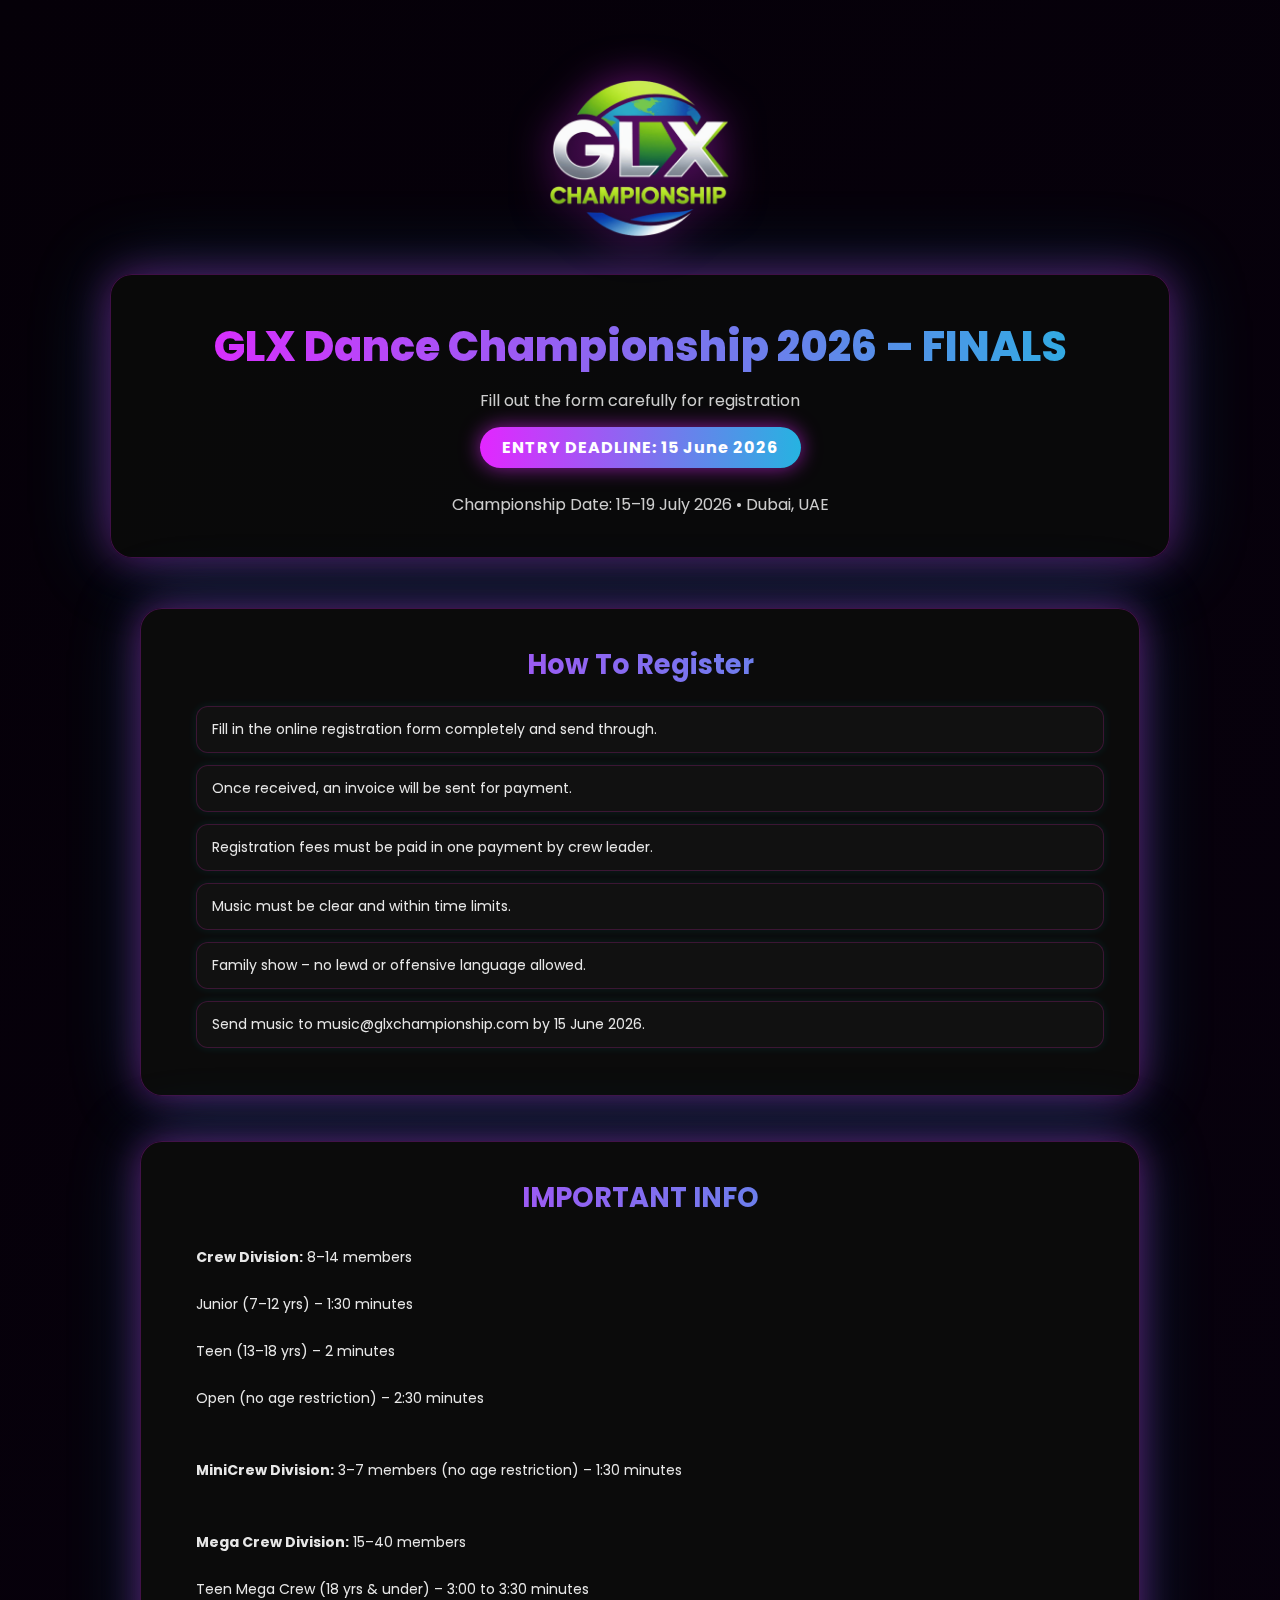
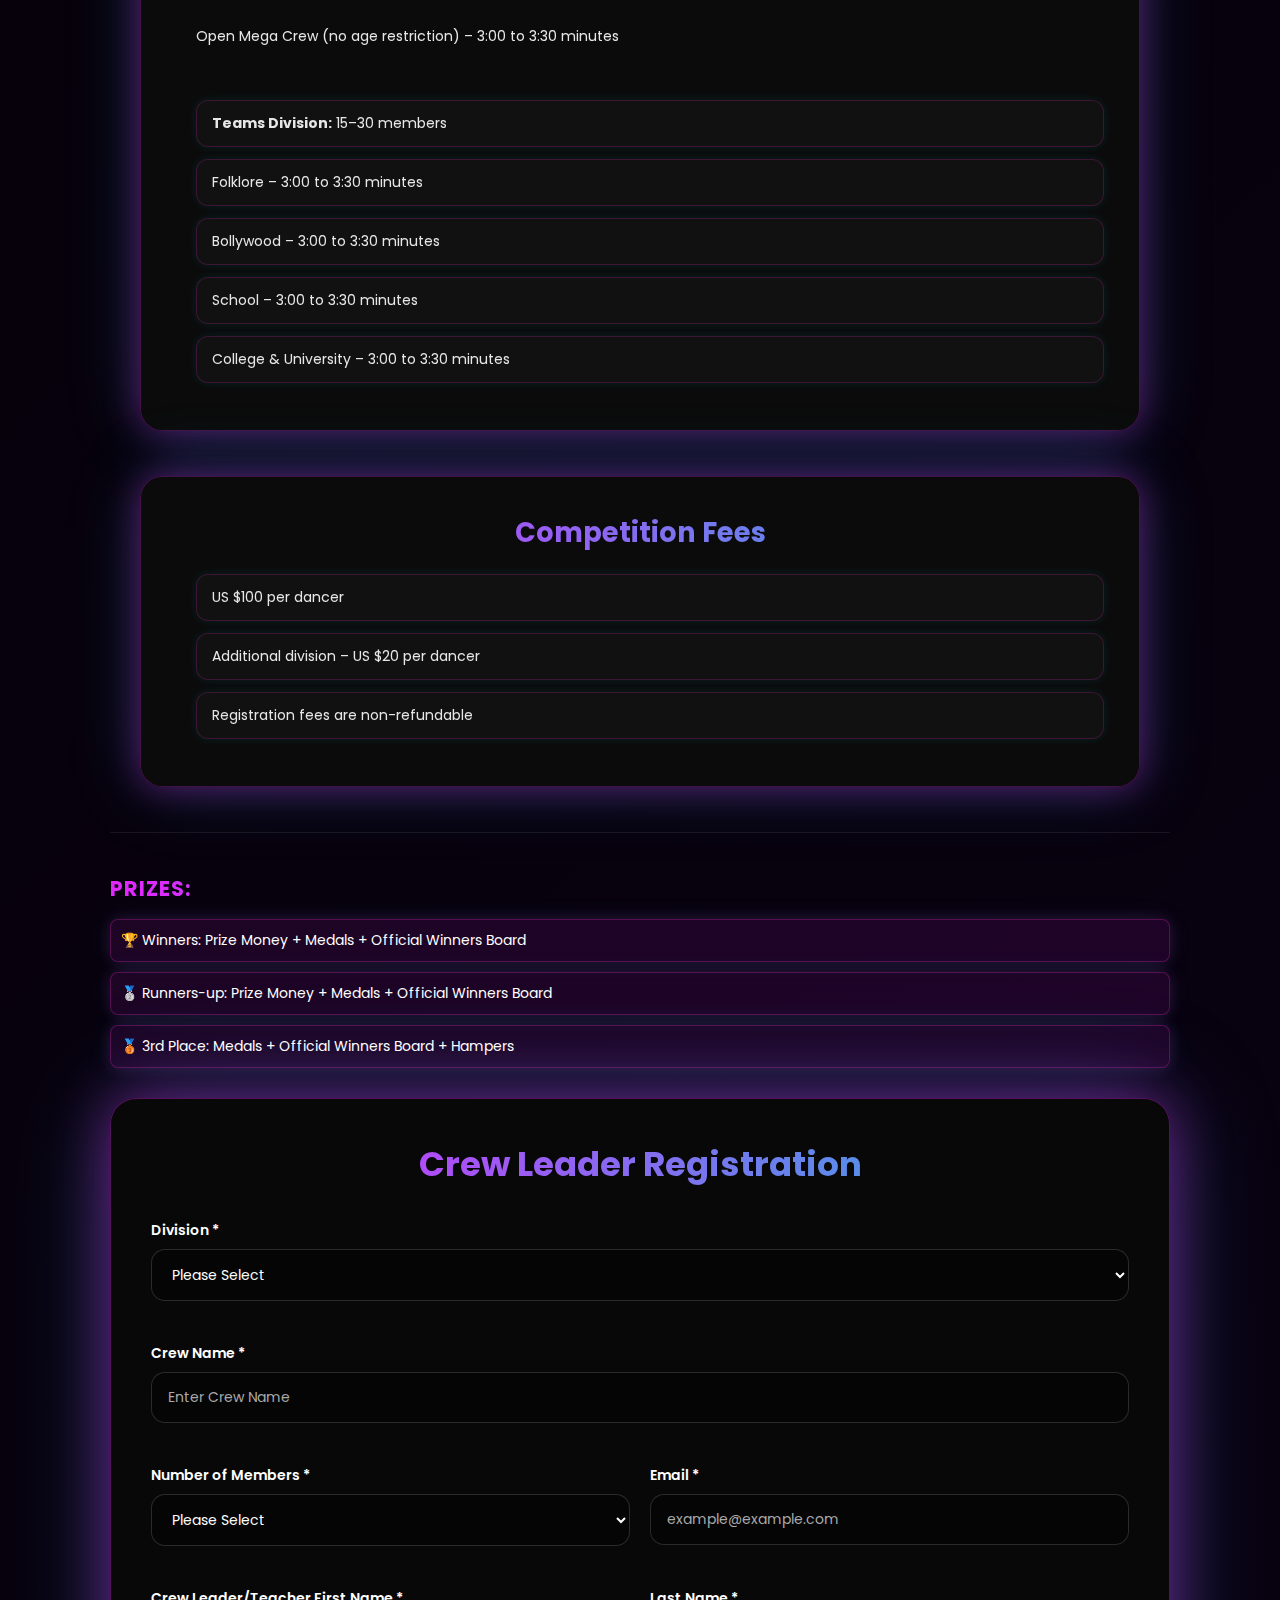
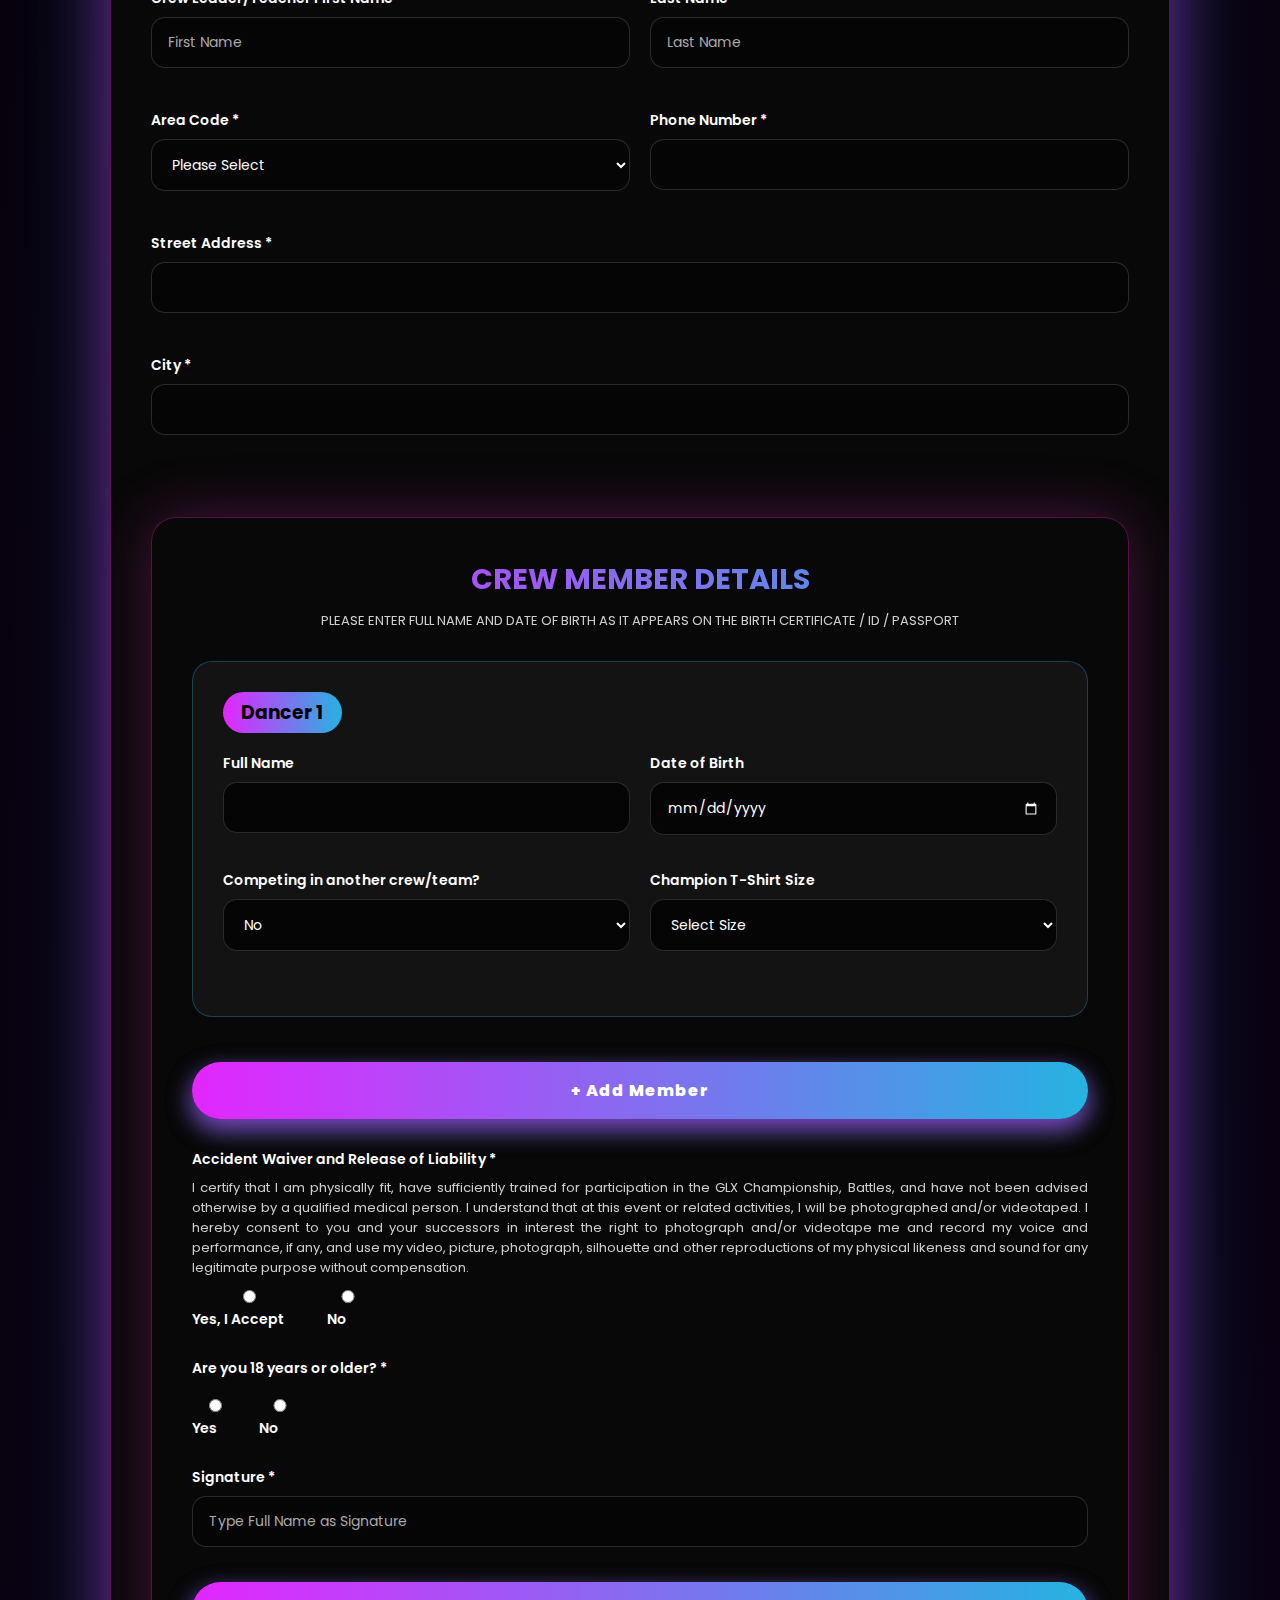
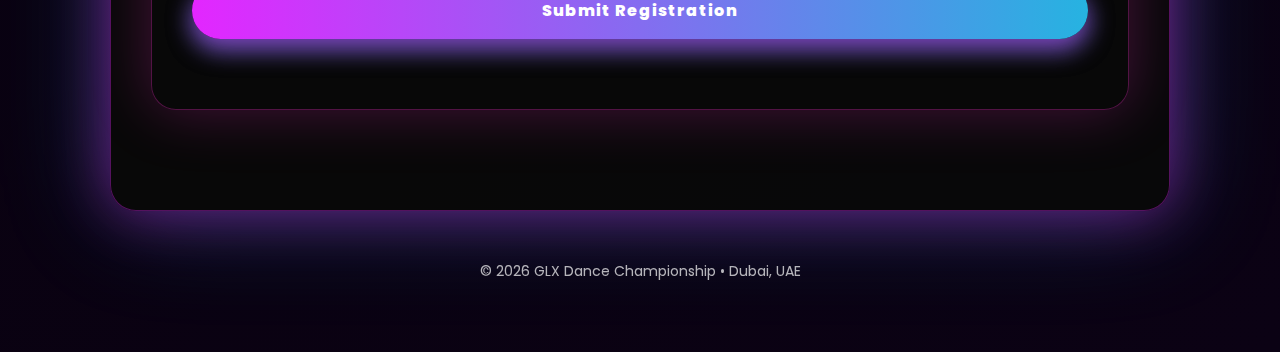
<file: Finals.html>
<!DOCTYPE html>
<html lang="en">
<head>
<meta charset="UTF-8">
<meta name="viewport" content="width=device-width, initial-scale=1.0">
<title>GLX Dance Championship 2026 - Finals Registration</title>

<link href="https://fonts.googleapis.com/css2?family=Poppins:wght@300;400;600;700;800&display=swap" rel="stylesheet">
<link rel="stylesheet" href="finals.css">
<style>
:root{
  --neon-bg:#0b0214;
  --neon-pink:#e326ff;
  --neon-blue:#26b3e1;
  --text:#ffffff;
}

*{margin:0;padding:0;box-sizing:border-box;font-family:'Poppins',sans-serif;}

body{
  background:linear-gradient(135deg,#050008,var(--neon-bg));
  color:var(--text);
  overflow-x:hidden;
}

.container{max-width:1100px;margin:auto;padding:40px 20px 80px;}

/* LOGO */
.logo{text-align:center;margin-bottom:30px;}
.logo img{max-width:180px;filter:drop-shadow(0 0 20px rgba(227,38,255,.5));}

/* HEADER */
.header{
  text-align:center;
  padding:40px;
  background:rgba(10,10,10,.9);
  border-radius:22px;
  margin-bottom:50px;
  border:1px solid rgba(227,38,255,.25);
  box-shadow:0 0 40px rgba(227,38,255,.35),0 0 80px rgba(38,179,225,.25);
}
.header h1{
  font-size:2.6rem;
  font-weight:800;
  background:linear-gradient(90deg,var(--neon-pink),var(--neon-blue));
  -webkit-background-clip:text;
  -webkit-text-fill-color:transparent;
}
.badge{
  display:inline-block;
  margin:14px 0;
  padding:8px 22px;
  border-radius:40px;
  font-weight:700;
  letter-spacing:1px;
  color:#fff;
  background:linear-gradient(90deg,var(--neon-pink),var(--neon-blue));
  box-shadow:0 0 20px rgba(227,38,255,.6);
}

/* CARD */
.card{
  margin:0 auto 45px auto;
  padding:35px;
  background:rgba(12,12,12,.95);
  border-radius:22px;
  border:1px solid rgba(227,38,255,.25);
  box-shadow:0 0 35px rgba(227,38,255,.35),0 0 70px rgba(38,179,225,.25);
  backdrop-filter:blur(14px);
}
.card h2{
  font-size:1.7rem;
  margin-bottom:20px;
  font-weight:700;
  background:linear-gradient(90deg,var(--neon-pink),var(--neon-blue));
  -webkit-background-clip:text;
  -webkit-text-fill-color:transparent;
}
.card ul{padding-left:20px;}
.card ul li{margin-bottom:10px;opacity:.9;}

.prizes-section{padding:20px 0;}
.prizes-title{font-size:1.3rem;font-weight:700;margin-bottom:15px;}
.prizes-list{list-style:none;padding:0;}
.prizes-list li{padding:10px;margin-bottom:10px;background:rgba(227,38,255,.1);border-radius:8px;}

.form-group{margin-bottom:20px;}
.form-group label{display:block;margin-bottom:8px;font-weight:600;}
.form-row{display:grid;grid-template-columns:1fr 1fr;gap:20px;}
.radio-group{display:flex;gap:20px;margin-top:10px;}

input,select,textarea{
  padding:14px 16px;
  border-radius:14px;
  border:1px solid rgba(255,255,255,.15);
  background:#050505;
  color:#fff;
  font-size:14px;
  outline:none;
  transition:.3s;
  width:100%;
}
input::placeholder,textarea::placeholder{color:#aaa;}

input:focus,select:focus,textarea:focus{
  border-color:var(--neon-pink);
  box-shadow:0 0 15px rgba(227,38,255,.8);
  transform:scale(1.02);
}

button{
  margin-top:15px;
  padding:16px;
  font-weight:800;
  letter-spacing:1px;
  color:#fff;
  background:linear-gradient(90deg,var(--neon-pink),var(--neon-blue));
  border:none;
  border-radius:30px;
  cursor:pointer;
  transition:.35s;
  box-shadow:0 10px 25px rgba(227,38,255,.5),0 10px 25px rgba(38,179,225,.5);
  width:100%;
}
button:hover{
  transform:translateY(-3px);
  box-shadow:0 15px 35px rgba(227,38,255,.7),0 15px 35px rgba(38,179,225,.7);
}

.footer{
  text-align:center;
  margin-top:50px;
  font-size:14px;
  opacity:.7;
}

.register-content{
  max-width:1100px;
  margin:0 auto;
  padding:40px;
  background:rgba(8,8,8,.95);
  border-radius:26px;
  border:1px solid rgba(227,38,255,.35);
  box-shadow:0 0 60px rgba(227,38,255,.45),0 0 110px rgba(38,179,225,.3);
}
.register-content h2{
  text-align:center;
  font-size:34px;
  background:linear-gradient(90deg,var(--neon-pink),var(--neon-blue));
  -webkit-background-clip:text;
  -webkit-text-fill-color:transparent;
  margin-bottom:30px;
}

.members-section{margin-top:40px;}
.members-section h2{
  text-align:center;
  font-size:1.8rem;
  margin-bottom:10px;
  background:linear-gradient(90deg,var(--neon-pink),var(--neon-blue));
  -webkit-background-clip:text;
  -webkit-text-fill-color:transparent;
}
.members-note{
  text-align:center;
  font-size:13px;
  opacity:.8;
  margin-bottom:30px;
}

.member-card{
  padding:30px;
  margin-bottom:30px;
  border-radius:20px;
  background:rgba(20,20,20,.95);
  border:1px solid rgba(38,179,225,.3);
}
.member-card h3{
  display:inline-block;
  padding:6px 18px;
  border-radius:50px;
  background:linear-gradient(90deg,var(--neon-pink),var(--neon-blue));
  color:#000;
  margin-bottom:20px;
}

.member-row{
  display:grid;
  grid-template-columns:1fr 1fr;
  gap:20px;
  margin-bottom:15px;
}

@media(max-width:768px){
  .form-row,.member-row{
    grid-template-columns:1fr;
  }
  .container{padding:30px 15px;}
  .register-content{padding:35px 22px;}
  .header h1{font-size:2rem;}
}
</style>
</head>

<body>
<div class="container">

  <div class="logo">
    <img src="assets/Glx_logo.png" alt="GLX Logo">
  </div>

  <div class="header">
    <h1>GLX Dance Championship 2026 – FINALS</h1>
    <p>Fill out the form carefully for registration</p>
    <div class="badge">ENTRY DEADLINE: 15 June 2026</div>
    <p>Championship Date: 15–19 July 2026 • Dubai, UAE</p>
  </div>

  <div class="card">
    <h2>How To Register</h2>
    <ul>
      <li>Fill in the online registration form completely and send through.</li>
      <li>Once received, an invoice will be sent for payment.</li>
      <li>Registration fees must be paid in one payment by crew leader.</li>
      <li>Music must be clear and within time limits.</li>
      <li>Family show – no lewd or offensive language allowed.</li>
      <li>Send music to music@glxchampionship.com by 15 June 2026.</li>
    </ul>
  </div>

  <div class="card">
    <h2>IMPORTANT INFO</h2>
    <ul>
      <li><strong>Crew Division:</strong> 8–14 members</li>
      <li>Junior (7–12 yrs) – 1:30 minutes</li>
      <li>Teen (13–18 yrs) – 2 minutes</li>
      <li>Open (no age restriction) – 2:30 minutes</li>
    </ul>
    <br>
    <ul>
      <li><strong>MiniCrew Division:</strong> 3–7 members (no age restriction) – 1:30 minutes</li>
    </ul>
    <br>
    <ul>
      <li><strong>Mega Crew Division:</strong> 15–40 members</li>
      <li>Teen Mega Crew (18 yrs & under) – 3:00 to 3:30 minutes</li>
      <li>Open Mega Crew (no age restriction) – 3:00 to 3:30 minutes</li>
    </ul>
    <br>
    <ul>
      <li><strong>Teams Division:</strong> 15–30 members</li>
      <li>Folklore – 3:00 to 3:30 minutes</li>
      <li>Bollywood – 3:00 to 3:30 minutes</li>
      <li>School – 3:00 to 3:30 minutes</li>
      <li>College & University – 3:00 to 3:30 minutes</li>
    </ul>
  </div>

  <div class="card">
    <h2>Competition Fees</h2>
    <ul>
      <li>US $100 per dancer</li>
      <li>Additional division – US $20 per dancer</li>
      <li>Registration fees are non-refundable</li>
    </ul>
  </div>

  <div class="prizes-section">
    <p class="prizes-title">Prizes:</p>
    <ul class="prizes-list">
      <li>🏆 Winners: Prize Money + Medals + Official Winners Board</li>
      <li>🥈 Runners-up: Prize Money + Medals + Official Winners Board</li>
      <li>🥉 3rd Place: Medals + Official Winners Board + Hampers</li>
    </ul>
  </div>

  <!-- CREW LEADER DETAILS FORM -->
  <section id="register">
    <div class="register-content">
      <h2>Crew Leader Registration</h2>

      <form class="register-form" id="finalsForm">

        <!-- Division - ADDED name="division" -->
        <div class="form-group">
          <label>Division *</label>
          <select name="division" required>
            <option value="">Please Select</option>
            <option>Crew (8-14 members): Junior (12yrs & under)</option>
            <option>Crew (8-14 members): Teen (13-18yrs)</option>
            <option>Crew (8-14 members): Open Section (no age restrictions)</option>
            <option>Mini Crew (3-7 members): no age restrictions</option>
            <option>Teen Mega Crew (15-40 members): 18yrs & under</option>
            <option>Open Mega Crew (15-40 members): no age restriction</option>
            <option>Teams Division (15-30 members): Folklore</option>
            <option>Teams Division (15-30 members): Bollywood</option>
            <option>Teams Division (15-30 members): School</option>
            <option>Teams Division (15-30 members): College & University</option>
          </select>
        </div>

        <!-- Crew Name - ADDED name="crewName" -->
        <div class="form-group">
          <label>Crew Name *</label>
          <input type="text" name="crewName" placeholder="Enter Crew Name" required>
        </div>

        <!-- Members + Email - ADDED name attributes -->
        <div class="form-row">
          <div class="form-group">
            <label>Number of Members *</label>
            <select name="numberOfMembers" required>
              <option value="">Please Select</option>
              <option>3 – 7</option>
              <option>8 – 14</option>
              <option>15 – 40</option>
            </select>
          </div>

          <div class="form-group">
            <label>Email *</label>
            <input type="email" name="email" placeholder="example@example.com" required>
          </div>
        </div>

        <!-- Name - ADDED name attributes -->
        <div class="form-row">
          <div class="form-group">
            <label>Crew Leader/Teacher First Name *</label>
            <input type="text" name="leaderFirstName" required placeholder="First Name">
          </div>
          <div class="form-group">
            <label>Last Name *</label>
            <input type="text" name="leaderLastName" required placeholder="Last Name">
          </div>
        </div>

        <!-- Phone - ADDED name attributes -->
        <div class="form-row">
          <div class="form-group">
            <label>Area Code *</label>
            <select name="areaCode" required>
              <option value="">Please Select</option>
              <option value="+91">India (+91)</option>
              <option value="+971">UAE (+971)</option>
              <option value="+1">USA (+1)</option>
              <option value="+44">UK (+44)</option>
              <option value="+61">Australia (+61)</option>
              <option value="+65">Singapore (+65)</option>
            </select>
          </div>
          <div class="form-group">
            <label>Phone Number *</label>
            <input type="tel" name="phoneNumber" required>
          </div>
        </div>

        <!-- Address - ADDED name="streetAddress" -->
        <div class="form-group">
          <label>Street Address *</label>
          <input type="text" name="streetAddress" required>
        </div>

        <!-- City - ADDED name="city" -->
        <div class="form-group">
          <label>City *</label>
          <input type="text" name="city" required>
        </div>

        <!-- Members Section -->
        <div class="members-section">
          <h2>CREW MEMBER DETAILS</h2>
          <p class="members-note">
            PLEASE ENTER FULL NAME AND DATE OF BIRTH AS IT APPEARS ON THE BIRTH CERTIFICATE / ID / PASSPORT
          </p>

          <div id="membersContainer"></div>

          <button type="button" onclick="addMember()">+ Add Member</button>

          <!-- Waiver - ADDED value attributes -->
          <div class="form-group">
            <label>Accident Waiver and Release of Liability *</label>
            <p style="font-size:13px; opacity:.8; text-align:justify;">
              I certify that I am physically fit, have sufficiently trained for participation in the GLX Championship, Battles, and have not been advised otherwise by a qualified medical person. I understand that at this event or related activities, I will be photographed and/or videotaped. I hereby consent to you and your successors in interest the right to photograph and/or videotape me and record my voice and performance, if any, and use my video, picture, photograph, silhouette and other reproductions of my physical likeness and sound for any legitimate purpose without compensation.
            </p>
            <div class="radio-group">
              <label><input type="radio" name="waiver" value="Yes, I Accept" required> Yes, I Accept</label>
              <label><input type="radio" name="waiver" value="No"> No</label>
            </div>
          </div>

          <!-- Age - ADDED value attributes -->
          <div class="form-group">
            <label>Are you 18 years or older? *</label>
            <div class="radio-group">
              <label><input type="radio" name="ageConfirmation" value="Yes" required> Yes</label>
              <label><input type="radio" name="ageConfirmation" value="No"> No</label>
            </div>
          </div>

          <!-- Signature - ADDED name="signature" -->
          <div class="form-group">
            <label>Signature *</label>
            <input type="text" name="signature" placeholder="Type Full Name as Signature" required>
          </div>

          <button type="submit">Submit Registration</button>
        </div>

      </form>
    </div>
  </section>

  <div class="footer">
    © 2026 GLX Dance Championship • Dubai, UAE
  </div>

</div>

<script>
let memberCount = 0;
const maxMembers = 40;

function addMember(){
  if(memberCount >= maxMembers){
    alert("Maximum 40 members allowed.");
    return;
  }

  memberCount++;

  const container = document.getElementById("membersContainer");

  const html = `
  <div class="member-card">
    <h3>Dancer ${memberCount}</h3>

    <div class="member-row">
      <div class="form-group">
        <label>Full Name</label>
        <input type="text" name="member${memberCount}Name" required>
      </div>

      <div class="form-group">
        <label>Date of Birth</label>
        <input type="date" name="member${memberCount}DOB" required>
      </div>
    </div>

    <div class="member-row">
      <div class="form-group">
        <label>Competing in another crew/team?</label>
        <select name="member${memberCount}OtherCrew">
          <option>No</option>
          <option>Yes</option>
        </select>
      </div>

      <div class="form-group">
        <label>Champion T-Shirt Size</label>
        <select name="member${memberCount}TShirt" required>
          <option value="">Select Size</option>
          <option>9-10</option>
          <option>11-12</option>
          <option>13-14</option>
          <option>S</option>
          <option>M</option>
          <option>L</option>
          <option>XL</option>
          <option>XXL</option>
        </select>
      </div>
    </div>
  </div>
  `;

  container.insertAdjacentHTML("beforeend", html);
}

// Add first member by default
addMember();

// ========================================
// GOOGLE SHEETS INTEGRATION
// ========================================

// REPLACE WITH YOUR ACTUAL WEB APP URL
const GOOGLE_SCRIPT_URL = 'https://script.google.com/macros/s/AKfycbw3KQO038paZV9jCOzKpktkFu7ypGv_zIGTyy_ic-OaL-ZpzoItqF_pZH6xRP3qIkwZrA/exec';

document.getElementById('finalsForm').addEventListener('submit', async function(e) {
  e.preventDefault();
  
  const submitBtn = this.querySelector('button[type="submit"]');
  const originalText = submitBtn.textContent;
  
  // Show loading state
  submitBtn.textContent = 'Submitting...';
  submitBtn.disabled = true;
  submitBtn.style.opacity = '0.7';
  
  // Collect form data
  const formData = new FormData(this);
  const data = {
    registrationType: 'Finals'
  };
  
  // Convert FormData to object
  for (let [key, value] of formData.entries()) {
    data[key] = value;
  }
  
  // Combine area code with phone number
  if (data.areaCode && data.phoneNumber) {
    data.fullPhoneNumber = data.areaCode + ' ' + data.phoneNumber;
  }
  
  // DEBUG: Show what data is being sent
  console.log('Sending data to Google Sheets:', data);
  
  try {
    const response = await fetch(GOOGLE_SCRIPT_URL, {
      method: 'POST',
      mode: 'no-cors',
      headers: {
        'Content-Type': 'application/json',
      },
      body: JSON.stringify(data)
    });
    
    // Success!
    submitBtn.textContent = '✓ Registration Successful!';
    submitBtn.style.background = 'linear-gradient(90deg, #00ff88, #00cc66)';
    
    alert('✓ Registration Submitted Successfully!\n\nThank you for registering for GLX Finals Championship 2026. You will receive a confirmation email shortly.');
    
    // Reset form
    this.reset();
    document.getElementById('membersContainer').innerHTML = '';
    memberCount = 0;
    addMember();
    
    // Reset button after 3 seconds
    setTimeout(() => {
      submitBtn.textContent = originalText;
      submitBtn.style.background = '';
      submitBtn.style.opacity = '1';
      submitBtn.disabled = false;
    }, 3000);
    
  } catch (error) {
    console.error('Error:', error);
    submitBtn.textContent = '✗ Error - Please try again';
    submitBtn.style.background = 'linear-gradient(90deg, #ff4444, #cc0000)';
    
    alert('There was an error submitting your registration. Please try again or contact support.');
    
    setTimeout(() => {
      submitBtn.textContent = originalText;
      submitBtn.style.background = '';
      submitBtn.style.opacity = '1';
      submitBtn.disabled = false;
    }, 3000);
  }
});
</script>
</body>
</html>
</file>
<file: style.css>
/* ================= BASE STYLES ================= */
* {
  margin: 0;
  padding: 0;
  box-sizing: border-box;
  font-family: Poppins, sans-serif;
}

body {
  background: #0b0214;
  color: #fff;
  overflow-x: hidden;
}

body.menu-open {
  overflow: hidden;
}

/* ================= NAVBAR ================= */
.navbar {
  position: fixed;
  top: 0;
  left: 0;
  width: 100%;
  height: 72px;
  display: flex;
  align-items: center;
  justify-content: space-between;
  padding: 0 8%;
  background: rgba(0, 0, 0, .55);
  backdrop-filter: blur(14px);
  z-index: 1000;
}

.nav-logo img {
  width: 120px;
  height: auto;
}

.nav-links {
  display: flex;
  gap: 36px;
  list-style: none;
}

.nav-links a {
  color: #fff;
  text-decoration: none;
  font-weight: 500;
  opacity: .85;
  transition: opacity 0.3s ease;
}

.nav-links a:hover {
  opacity: 1;
}

.nav-btn {
  background: #fff;
  color: #000;
  padding: 10px 26px;
  border-radius: 30px;
  text-decoration: none;
  font-weight: 600;
  transition: all 0.3s ease;
  white-space: nowrap;
}

.nav-btn:hover {
  transform: scale(1.05);
}

/* Hide desktop nav on mobile - CRITICAL */
@media (max-width: 900px) {
  .navbar .nav-links,
  .navbar .nav-btn {
    display: none !important;
    visibility: hidden !important;
    opacity: 0 !important;
    pointer-events: none !important;
    position: absolute !important;
    left: -9999px !important;
    width: 0 !important;
    height: 0 !important;
    overflow: hidden !important;
  }
}

/* Mobile Menu Toggle */
.mobile-menu-toggle {
  display: none;
  flex-direction: column;
  gap: 5px;
  background: none;
  border: none;
  cursor: pointer;
  padding: 5px;
  z-index: 1001;
}

.mobile-menu-toggle span {
  width: 25px;
  height: 3px;
  background: #fff;
  border-radius: 3px;
  transition: all 0.3s ease;
}

.mobile-menu-toggle.active span:nth-child(1) {
  transform: rotate(45deg) translate(5px, 5px);
}

.mobile-menu-toggle.active span:nth-child(2) {
  opacity: 0;
}

.mobile-menu-toggle.active span:nth-child(3) {
  transform: rotate(-45deg) translate(7px, -7px);
}

/* Mobile Menu */
.mobile-menu {
  position: fixed;
  top: 72px;
  left: 0;
  width: 100%;
  height: calc(100vh - 72px);
  background: rgba(11, 2, 20, 0.98);
  backdrop-filter: blur(20px);
  transform: translateX(-100%);
  transition: transform 0.3s ease;
  z-index: 999;
  overflow-y: auto;
}

.mobile-menu.active {
  transform: translateX(0);
}

.mobile-nav-links {
  list-style: none;
  padding: 40px 8%;
  display: flex;
  flex-direction: column;
  gap: 25px;
}

.mobile-nav-links a {
  color: #fff;
  text-decoration: none;
  font-size: 20px;
  font-weight: 500;
  opacity: 0.85;
  transition: all 0.3s ease;
}

.mobile-nav-links a:hover {
  opacity: 1;
  color: #e326ff;
}

.mobile-register-btn {
  display: inline-block;
  background: linear-gradient(90deg, #e326ff, #26b3e1);
  color: #fff !important;
  padding: 15px 30px;
  border-radius: 30px;
  text-align: center;
  margin-top: 20px;
}

/* ================= HERO ================= */
.hero {
  min-height: 110vh;
  padding: 120px 8% 80px 8%;
  position: relative;
  background: linear-gradient(rgba(0, 0, 0, .65), rgba(0, 0, 0, .85)),
    url("assets/home_bg.png") center 15% / cover no-repeat;
  display: flex;
  flex-direction: column;
  justify-content: center; /* TEXT STARTS FROM TOP */
  align-items: flex-start;
  overflow: hidden;
  text-align: left;
  padding-top: 100px;
  background-position: center 20%;
}

.babloo {
  display: flex;
  justify-content: center;
  align-items: center;
  margin: 0%;
 
} 

@media (max-width: 900px) {
  .hero {
    background-size: cover;
    background-position: center center;
    align-items: center;
    text-align: center;
  }
}

@media (max-width: 768px) {
  .hero {
    background-size: cover;
    background-position: center center;
    padding-top: 100px;
  }
}

@media (max-width: 480px) {
  .hero {
    background-size: 200% auto;
    background-position: center center;
    padding-top: 80px;
  }
}

@media (max-width: 360px) {
  .hero {
    background-size: 250% auto;
    background-position: 40% center;
  }
}

.stars {
  position: absolute;
  inset: 0;
  z-index: 0;
  overflow: hidden;
}

.star {
  position: absolute;
  width: 2px;
  height: 2px;
  background: white;
  opacity: .7;
  animation: rise linear infinite;
}

@keyframes rise {
  from {
    transform: translateY(100vh)
  }

  to {
    transform: translateY(-10vh)
  }
}

.hero-content {
  position: relative;
  z-index: 2;
  max-width: 650px;
  padding: 20px;

}

.hero small {
  letter-spacing: 2px;
  opacity: .8;
  font-size: 20px;
 
}

.hero-marquee {
  margin: 20px 0;
  white-space: nowrap;
  overflow: hidden;
}

.marquee-track {
  display: inline-block;
  padding-left: 100%;
  animation: marquee 18s linear infinite;
  letter-spacing: 3px;
  opacity: .7;
  font-size: clamp(10px, 2vw, 14px);
}

@keyframes marquee {
  from {
    transform: translateX(0)
  }

  to {
    transform: translateX(-100%)
  }
}

.hero h1 {
  font-size: clamp(42px, 10vw, 80px);
  margin: 15px 0;
  line-height: 1.2;
}

.hero p {
  opacity: .85;
  font-size: clamp(14px, 3vw, 18px);
  line-height: 1.6;
}

.hero-buttons {
  margin-top: 30px;
  display: flex;
  gap: 15px;
  flex-wrap: wrap;
}

.btn-primary {
  background: #fff;
  color: #000;
  padding: 15px 30px;
 
  border-radius: 40px;
  text-decoration: none;
  font-weight: 600;
  font-size: clamp(14px, 2.5vw, 16px);
  transition: all 0.3s ease;
  display: inline-block;
}

.btn-primary:hover {
  transform: scale(1.05);
  box-shadow: 0 10px 30px rgba(255, 255, 255, 0.3);
}

.mega {
  position: absolute;
  left: 50%;
  transform: translateX(-50%);
  bottom: 10%;
  z-index: 3;
  text-align: center;
 
}

.btn-outline {
  border: 1px solid #fff;
  padding: 12px 30px;
  border-radius: 40px;
  text-decoration: none;
  color: #fff;
  font-size: clamp(13px, 2.5vw, 15px);
  transition: all 0.3s ease;
  display: inline-block;
}

.btn-outline:hover {
  background: rgba(255, 255, 255, 0.1);
}

/* ================= GALLERY SECTION ================= */
.gsap-gallery {
  padding: 50px 8%;
  background: linear-gradient(180deg, #0b0214, #05000c);
  text-align: center;
 
}

.gsap-gallery h2 {
  font-size: clamp(32px, 6vw, 56px);
  
  margin-bottom: 10px;
}

.gsap-gallery p {
  opacity: .7;
  letter-spacing: 2px;
  margin-bottom: 60px;
  font-size: clamp(12px, 2.5vw, 16px);
}

.slider-wrapper {
  position: relative;
  overflow: hidden;
  max-width: 100%;
}

.slider-track {
  display: flex;
  gap: 30px;
}

.slide {
  width: 320px;
  height: 420px;
  flex-shrink: 0;
  border-radius: 24px;
  overflow: hidden;
  transform: scale(.9);
  filter: brightness(.7);
  transition: .4s ease;
}

.slide img {
  width: 100%;
  height: 100%;
  object-fit: cover;
}

.slide.active {
  transform: scale(1);
  filter: brightness(1.1);
  box-shadow: 0 40px 80px rgba(0, 0, 0, .7),
    0 0 40px rgba(255, 255, 255, .08);
}

.slide:hover {
  transform: scale(1.05) rotate(.3deg);
  filter: brightness(1.2);
}

.arrow {
  position: absolute;
  top: 50%;
  transform: translateY(-50%);
  background: rgba(255, 255, 255, .15);
  border: none;
  color: #fff;
  font-size: 32px;
  width: 60px;
  height: 60px;
  border-radius: 50%;
  cursor: pointer;
  z-index: 10;
  transition: .3s;
  backdrop-filter: blur(8px);
}

.arrow:hover {
  background: #fff;
  color: #000;
  transform: translateY(-50%) scale(1.1);
}

.arrow.left {
  left: 0;
}

.arrow.right {
  right: 0;
}

/* ================= PARTICIPATING COUNTRIES ================= */
.countries-grid {
  display: grid;
  grid-template-columns: repeat(auto-fit, minmax(160px, 1fr));
  gap: 20px;
  padding: 40px 8%;
}

.country-box {
  position: relative;
  padding: 14px 20px;
  text-align: center;
  border-radius: 30px;
  font-weight: 500;
  cursor: pointer;
  background: rgba(255, 255, 255, .06);
  color: #fff;
  border: 1px solid rgba(255, 255, 255, .15);
  backdrop-filter: blur(8px);
  overflow: hidden;
  transition: transform .35s ease, box-shadow .35s ease;
  font-size: clamp(13px, 2.5vw, 15px);
}

.country-box::before {
  content: "";
  position: absolute;
  inset: 0;
  border-radius: inherit;
  background: linear-gradient(90deg,
      transparent 0%,
      #e326ff 10%,
      #26b3e1 50%,
      #e326ff 90%,
      transparent 100%);
  opacity: 0;
  transition: opacity .4s ease;
  z-index: -1;
}

.country-box::after {
  content: "";
  position: absolute;
  inset: 2px;
  border-radius: inherit;
  background: #0b0214;
  z-index: -1;
}

.country-box:hover {
  transform: translateY(-6px) scale(1.04);
  box-shadow: 0 10px 30px rgba(227, 38, 255, .35),
    0 0 40px rgba(38, 179, 225, .35);
}

.country-box:hover::before {
  opacity: 1;
  animation: neonMove 1.8s linear infinite;
}

@keyframes neonMove {
  from {
    background-position: 0% 50%
  }

  to {
    background-position: 200% 50%
  }
}

/* ================= SECTION TITLE ================= */
.section-title {
  text-align: center;
  font-size: clamp(32px, 6vw, 56px);
  font-weight: 800;
  margin-bottom: 50px;
  letter-spacing: 2px;
  position: relative;
  background: linear-gradient(90deg, #e326ff, #26b3e1, #e326ff);
  -webkit-background-clip: text;
  -webkit-text-fill-color: transparent;
  background-size: 200% auto;
  animation: titleGlow 6s linear infinite;
}

.section-title::after {
  content: "";
  position: absolute;
  left: 50%;
  transform: translateX(-50%);
  bottom: -14px;
  width: 120px;
  height: 4px;
  border-radius: 10px;
  background: linear-gradient(90deg, transparent, #26b3e1, #e326ff, transparent);
  box-shadow: 0 0 20px rgba(38, 179, 225, .6),
    0 0 30px rgba(227, 38, 255, .6);
}

.section-title::before {
  content: "";
  position: absolute;
  inset: -20px;
  background: radial-gradient(circle, rgba(227, 38, 255, .25), transparent 70%);
  z-index: -1;
}

@keyframes titleGlow {
  from {
    background-position: 0% center
  }

  to {
    background-position: 200% center
  }
}

/* ================= EXPERIENCE / CARDS ================= */
.cards {
  display: grid;
  grid-template-columns: repeat(auto-fit, minmax(200px, 1fr));
  gap: 30px;
  padding: 80px 8%;
}

.card {
  background: rgba(255, 255, 255, .05);
  padding: 30px;
  border-radius: 20px;
  text-align: center;
  transition: all 0.3s ease;
}

.card:hover {
  transform: translateY(-10px);
  box-shadow: 0 20px 40px rgba(227, 38, 255, 0.3);
}

.card img {
  width: 70px;
  margin-bottom: 15px;
}

.card h3 {
  font-size: clamp(16px, 3vw, 20px);
}

/* ================= REGISTRATION CHOICE ================= */
.registration-choice {
  padding: 100px 8%;
  text-align: center;
  background: linear-gradient(180deg, #0b0214, #05000c);
}

.registration-choice p {
  opacity: .7;
  margin-bottom: 40px;
  font-size: clamp(14px, 2.5vw, 16px);
}

.choice-buttons {
  display: flex;
  justify-content: center;
  gap: 40px;
  flex-wrap: wrap;
}

.choice-btn {
  padding: 18px 40px;
  border-radius: 60px;
  font-size: clamp(16px, 3vw, 18px);
  font-weight: 700;
  letter-spacing: 1px;
  text-decoration: none;
  color: #fff;
  background: linear-gradient(90deg, #e326ff, #26b3e1);
  transition: .4s ease;
  box-shadow: 0 0 25px rgba(227, 38, 255, .4),
    0 0 40px rgba(38, 179, 225, .3);
  display: inline-block;
}

.choice-btn:hover {
  transform: translateY(-6px) scale(1.05);
  box-shadow: 0 0 40px #26b3e1,
    0 0 60px #e326ff;
}

/* ================= ABOUT GLX ================= */
#about {
  position: relative;
  padding: 120px 8%;
  background: linear-gradient(180deg, #05000c, #0b0214);
  overflow: hidden;
}

#about::before {
  content: "";
  position: absolute;
  inset: 0;
  background: radial-gradient(circle at 20% 30%, rgba(227, 38, 255, .18), transparent 45%),
    radial-gradient(circle at 80% 70%, rgba(38, 179, 225, .18), transparent 45%);
  z-index: 0;
}

.about-content {
  position: relative;
  z-index: 2;
  display: grid;
  grid-template-columns: 1.3fr .7fr;
  gap: 60px;
  align-items: center;
}

.about-text h3 {
  font-size: clamp(26px, 4vw, 36px);
  margin-bottom: 18px;
  background: linear-gradient(90deg, #e326ff, #26b3e1);
  -webkit-background-clip: text;
  -webkit-text-fill-color: transparent;
}

.about-text p {
  opacity: .85;
  line-height: 1.75;
  margin-bottom: 16px;
  font-size: clamp(14px, 2.5vw, 16px);
}

.about-caption {
  display: block;
  margin-top: 24px;
  font-style: italic;
  font-size: clamp(12px, 2vw, 14px);
  letter-spacing: 1px;
  opacity: .65;
  position: relative;
}

.about-caption::before {
  content: "";
  display: block;
  width: 80px;
  height: 2px;
  background: linear-gradient(90deg, #e326ff, #26b3e1);
  margin-bottom: 10px;
}

.about-visual {
  position: relative;
  display: flex;
  justify-content: center;
}

.about-visual img {
  width: 100%;
  max-width: 260px;
  border-radius: 24px;
  padding: 30px;
  background: rgba(255, 255, 255, .05);
  backdrop-filter: blur(10px);
  box-shadow: 0 30px 70px rgba(0, 0, 0, .7),
    0 0 40px rgba(227, 38, 255, .25);
  transition: .5s ease;
}

.about-visual img:hover {
  transform: scale(1.08) rotate(.8deg);
  box-shadow: 0 40px 90px rgba(0, 0, 0, .8),
    0 0 60px rgba(38, 179, 225, .35);
}

.about-visual::after {
  content: "";
  position: absolute;
  width: 220px;
  height: 220px;
  border-radius: 50%;
  border: 2px dashed rgba(227, 38, 255, .6);
  animation: spin 14s linear infinite;
  z-index: -1;
}

@keyframes spin {
  from {
    transform: rotate(0deg)
  }

  to {
    transform: rotate(360deg)
  }
}

/* ================= FOOTER ================= */
.footer {
  background: linear-gradient(180deg, #0d0d0d, #050505);
  padding: 30px 20px;
  text-align: center;
  position: relative;
  overflow: hidden;
}

.footer::before {
  content: "";
  position: absolute;
  inset: 0;
  background: radial-gradient(circle at center,
      rgba(227, 38, 255, 0.12),
      transparent 70%);
  pointer-events: none;
}

.footer-inner {
  max-width: 1200px;
  margin: auto;
}

.footer-copy {
  color: #bbb;
  font-size: clamp(12px, 2vw, 14px);
  margin-bottom: 10px;
}

.footer-copy span {
  color: #e326ff;
  font-weight: 600;
}

.footer-links {
  display: flex;
  justify-content: center;
  gap: 12px;
  align-items: center;
  flex-wrap: wrap;
}

.footer-links a {
  color: #26b3e1;
  text-decoration: none;
  font-size: clamp(12px, 2vw, 14px);
  position: relative;
  transition: all 0.3s ease;
}

.footer-links a::after {
  content: "";
  position: absolute;
  left: 0;
  bottom: -4px;
  width: 0%;
  height: 2px;
  background: linear-gradient(90deg, #e326ff, #26b3e1);
  transition: width 0.3s ease;
}

.footer-links a:hover {
  color: #fff;
  text-shadow: 0 0 10px rgba(227, 38, 255, 0.8);
}

.footer-links a:hover::after {
  width: 100%;
}

.footer-links span {
  color: #666;
}

/* ================= MODAL ================= */
.modal {
  position: fixed;
  inset: 0;
  background: rgba(0, 0, 0, 0.7);
  display: flex;
  justify-content: center;
  align-items: center;
  opacity: 0;
  visibility: hidden;
  transition: all 0.3s ease;
  z-index: 999;
  padding: 20px;
}

.modal.active {
  opacity: 1;
  visibility: visible;
}

.modal-content {
  background: linear-gradient(145deg, #0e0e0e, #050505);
  border-radius: 16px;
  padding: 30px;
  width: 90%;
  max-width: 500px;
  position: relative;
  border: 1px solid rgba(227, 38, 255, 0.25);
  box-shadow: 0 0 30px rgba(227, 38, 255, 0.3),
    0 0 60px rgba(38, 179, 225, 0.15);
  animation: modalPop 0.4s ease;
}

@keyframes modalPop {
  from {
    transform: scale(0.85);
    opacity: 0;
  }

  to {
    transform: scale(1);
    opacity: 1;
  }
}

.modal-content h2 {
  text-align: center;
  margin-bottom: 15px;
  font-size: clamp(18px, 4vw, 22px);
  background: linear-gradient(90deg, #e326ff, #26b3e1);
  -webkit-background-clip: text;
  -webkit-text-fill-color: transparent;
}

.modal-content p {
  color: #ccc;
  font-size: clamp(12px, 2.5vw, 14px);
  line-height: 1.7;
  text-align: center;
}

.modal-close {
  position: absolute;
  top: 10px;
  right: 14px;
  background: none;
  border: none;
  font-size: 26px;
  color: #aaa;
  cursor: pointer;
  transition: all 0.3s ease;
}

.modal-close:hover {
  color: #e326ff;
  transform: rotate(90deg);
}

/* ================= RESPONSIVE BREAKPOINTS ================= */

/* Tablets and below - 900px */
@media (max-width: 900px) {
  .nav-links {
    display: none !important;
    visibility: hidden;
    position: absolute;
    left: -9999px;
  }

  .nav-btn {
    display: none !important;
    visibility: hidden;
    position: absolute;
    left: -9999px;
  }

  .mobile-menu-toggle {
    display: flex;
  }

  .navbar {
    padding: 0 5%;
  }

  .hero-content {
    text-align: center;
    align-items: center;
    display: flex;
    flex-direction: column;
  }

  .hero-buttons {
    justify-content: center;
  }

  .mega {
    position: static;
    transform: none;
    margin-top: 40px;
  }

  .about-content {
    grid-template-columns: 1fr;
    text-align: center;
  }

  .about-caption::before {
    margin-left: auto;
    margin-right: auto;
  }

  .cards {
    padding: 60px 5%;
  }

  .gsap-gallery {
    padding: 80px 5%;
  }

  .countries-grid {
    padding: 40px 5%;
    grid-template-columns: repeat(auto-fit, minmax(120px, 1fr));
  }

  .registration-choice {
    padding: 80px 5%;
  }

  #about {
    padding: 80px 5%;
  }
}

/* Mobile devices - 768px and below */
@media (max-width: 768px) {
  .slide {
    width: 260px;
    height: 360px;
  }

  .arrow {
    width: 50px;
    height: 50px;
    font-size: 24px;
  }

  .choice-buttons {
    gap: 20px;
    flex-direction: column;
    align-items: center;
  }

  .choice-btn {
    width: 90%;
    max-width: 350px;
  }

  .hero-buttons {
    flex-direction: column;
    align-items: center;
    width: 100%;
  }

  .hero-buttons a {
    width: 90%;
    max-width: 280px;
    text-align: center;
  }

  .btn-primary {
    width: 90%;
    max-width: 300px;
    text-align: center;
  }
}

/* Small mobile - 480px and below */
@media (max-width: 480px) {
  .navbar {
    height: 60px;
    padding: 0 4%;
  }

  .nav-logo img {
    width: 90px;
  }

  .mobile-menu {
    top: 60px;
    height: calc(100vh - 60px);
  }

  .mobile-nav-links {
    padding: 30px 5%;
    gap: 20px;
  }

  .hero-content {
    width: 100%;
  }

  .hero-buttons {
    width: 100%;
  }

  .hero-buttons a {
    width: 100%;
    max-width: none;
    padding: 12px 20px;
  }

  .mega {
    width: 100%;
    padding: 0 5%;
  }

  .btn-primary {
    width: 100%;
    max-width: none;
    padding: 14px 20px;
  }

  .cards {
    grid-template-columns: 1fr;
    padding: 40px 4%;
  }

  .countries-grid {
    grid-template-columns: 1fr 1fr;
    gap: 15px;
    padding: 30px 4%;
  }

  .country-box {
    padding: 12px 15px;
  }

  .slide {
    width: 200px;
    height: 280px;
  }

  .arrow {
    width: 40px;
    height: 40px;
    font-size: 20px;
  }

  .gsap-gallery {
    padding: 60px 4%;
  }

  .registration-choice {
    padding: 60px 4%;
  }

  .choice-buttons {
    gap: 15px;
  }

  .choice-btn {
    padding: 15px 30px;
    width: 100%;
    max-width: none;
  }

  #about {
    padding: 60px 4%;
  }

  .footer {
    padding: 25px 15px;
  }

  .modal-content {
    padding: 25px 20px;
  }
}

/* Extra small devices - 360px and below */
@media (max-width: 360px) {
  .nav-logo img {
    width: 80px;
  }

  .hero small,
  .marquee-track {
    font-size: 9px;
  }

  .slide {
    width: 180px;
    height: 240px;
  }

  .about-visual img {
    max-width: 200px;
    padding: 20px;
  }

  .hero-buttons a {
    font-size: 13px;
    padding: 10px 15px;
  }

  .btn-primary {
    font-size: 13px;
    padding: 12px 15px;
  }
}

/* Landscape mode adjustments */
@media (max-height: 600px) and (orientation: landscape) {
  .hero {
    min-height: auto;
    padding-top: 100px;
    padding-bottom: 60px;
  }

  .gsap-gallery {
    padding: 60px 8%;
  }

  .registration-choice {
    padding: 60px 8%;
  }

  #about {
    padding: 60px 8%;
  }
}

/* Large desktop - 1400px and above */
@media (min-width: 1400px) {
  .navbar {
    padding: 0 10%;
  }

  .hero {
    padding-left: 10%;
    padding-right: 10%;
  }

  .cards,
  .gsap-gallery,
  .countries-grid,
  .registration-choice,
  #about {
    padding-left: 10%;
    padding-right: 10%;
  }
}

/* Print styles */
@media print {
  .navbar,
  .mobile-menu-toggle,
  .mobile-menu,
  .stars,
  .arrow,
  .modal {
    display: none !important;
  }

  body {
    background: white;
    color: black;
  }
}

/* ================= ULTRA-AGGRESSIVE MOBILE NAV HIDING ================= */
/* This ensures desktop nav NEVER shows on mobile regardless of other CSS */
@media (max-width: 900px) {
  nav.navbar ul.nav-links,
  nav.navbar a.nav-btn,
  .navbar > ul,
  .navbar > a.nav-btn {
    display: none !important;
    visibility: hidden !important;
    opacity: 0 !important;
    pointer-events: none !important;
    position: absolute !important;
    top: -9999px !important;
    left: -9999px !important;
    width: 0 !important;
    height: 0 !important;
    margin: 0 !important;
    padding: 0 !important;
    overflow: hidden !important;
    clip: rect(0, 0, 0, 0) !important;
  }
  
  /* Show only logo and hamburger on mobile */
  .navbar {
    display: flex !important;
    justify-content: space-between !important;
    align-items: center !important;
  }
  
  .nav-logo {
    display: block !important;
  }
  
  .mobile-menu-toggle {
    display: flex !important;
  }
}

@media (max-width: 768px) {
  nav.navbar ul.nav-links,
  nav.navbar a.nav-btn,
  .navbar > ul,
  .navbar > a.nav-btn {
    display: none !important;
  }
}

@media (max-width: 480px) {
  nav.navbar ul.nav-links,
  nav.navbar a.nav-btn,
  .navbar > ul,
  .navbar > a.nav-btn {
    display: none !important;
  }
}
</file>
<file: battle.css>
/* ===== BASE STYLES ===== */
    *{margin:0;padding:0;box-sizing:border-box;font-family:Poppins,sans-serif;}
    body{background:#0b0214;color:#fff;overflow-x:hidden;line-height:1.6;}
    h1,h2,h3,h4,h5,h6{margin-bottom:15px;}
    a{color:inherit;text-decoration:none;}

    /* ===== LOGO ===== */
    .logo{
      text-align:center;
      margin:40px 0;
    }
    .logo img{
      max-width:180px;
    }

    /* ===== INFO SECTION ===== */
    .info-section{
      max-width:900px;
      margin: 0 auto 50px auto;
      padding:30px;
      background: rgba(15,15,15,0.85);
      border-radius:20px;
      border:1px solid rgba(227,38,255,.25);
      box-shadow:0 0 40px rgba(227,38,255,.25),0 0 80px rgba(38,179,225,.15);
    }
    .info-section h2{
      font-size:28px;
      background: linear-gradient(90deg,#e326ff,#26b3e1);
      -webkit-background-clip:text;
      -webkit-text-fill-color:transparent;
      text-align:center;
      margin-bottom:20px;
    }
    .info-section p{
      margin-bottom:12px;
      font-size:16px;
      opacity:.85;
    }
    .info-section ul{
      list-style:none;
      padding-left:20px;
      margin-bottom:15px;
    }
    .info-section ul li{
      position:relative;
      margin-bottom:8px;
      padding-left:25px;
      font-size:15px;
    }
    .info-section ul li::before{
      content:'•';
      position:absolute;
      left:0;
      color:#e326ff;
      font-weight:bold;
    }
    .info-section strong{
      color:#26b3e1;
    }

    /* ===== REGISTER SECTION ===== */
    #register{
      background:linear-gradient(180deg,#0b0b0b,#050505);
      padding:80px 20px 120px 20px;
      position:relative;
      overflow:hidden;
    }
    #register::before{
      content:"";
      position:absolute;
      inset:0;
      background:
        radial-gradient(circle at 20% 30%, rgba(227,38,255,.18), transparent 60%),
        radial-gradient(circle at 80% 70%, rgba(38,179,225,.18), transparent 60%);
    }
    .register-content{
      max-width:720px;
      margin:auto;
      background:rgba(15,15,15,.9);
      border-radius:24px;
      padding:50px 40px;
      border:1px solid rgba(227,38,255,.25);
      box-shadow:0 0 50px rgba(227,38,255,.3),0 0 90px rgba(38,179,225,.15);
      backdrop-filter:blur(14px);
      position:relative;
    }
    .register-content h2{
      text-align:center;
      font-size:32px;
      background:linear-gradient(90deg,#e326ff,#26b3e1);
      -webkit-background-clip:text;
      -webkit-text-fill-color:transparent;
      margin-bottom:20px;
    }

    /* ===== FORM STYLING ===== */
    .register-form{display:grid;gap:20px;}
    .form-group{display:flex;flex-direction:column;}
    .form-group label{
      font-size:14px;
      font-weight:600;
      margin-bottom:8px;
    }
    .form-group input,
    .form-group select,
    .form-group textarea{
      background:#050505;
      border:1px solid rgba(255,255,255,.12);
      border-radius:12px;
      padding:14px 15px;
      color:#fff;
      outline:none;
      transition:.3s;
      font-size:14px;
    }
    .form-group input:focus,
    .form-group select:focus,
    .form-group textarea:focus{
      border-color:#e326ff;
      box-shadow:0 0 12px rgba(227,38,255,.6);
      transform:scale(1.02);
    }

    .form-row{display:grid;grid-template-columns:1fr 1fr;gap:15px;}
    .radio-group{display:flex;gap:20px;flex-wrap:wrap;}
    .radio-group label{display:flex;align-items:center;gap:6px;cursor:pointer;}

    .submit-btn{
      margin-top:20px;
      padding:16px;
      font-weight:700;
      letter-spacing:1px;
      color:#fff;
      background:linear-gradient(90deg,#e326ff,#26b3e1);
      border:none;
      border-radius:30px;
      cursor:pointer;
      transition:.35s;
      box-shadow:0 8px 20px rgba(227,38,255,.3),0 8px 20px rgba(38,179,225,.3);
      font-size:16px;
    }
    .submit-btn:hover{
      transform:translateY(-2px);
      box-shadow:0 12px 28px rgba(227,38,255,.4),0 12px 28px rgba(38,179,225,.4);
    }

    @media(max-width:600px){
      .form-row{grid-template-columns:1fr;}
      .register-content{padding:35px 22px;}
    }

/* =========================
   CINEMATIC DATE PICKER
========================= */

.dob-input{
  position:relative;
  cursor:pointer;
}

/* Custom calendar icon glow */
.dob-input::-webkit-calendar-picker-indicator{
  filter:invert(1);
  opacity:.8;
  cursor:pointer;
  transition:.3s ease;
}

.dob-input:hover::-webkit-calendar-picker-indicator{
  filter:drop-shadow(0 0 8px var(--neon-blue));
}

/* Chrome calendar popup theme support */
input[type="date"]{
  color-scheme:dark;
}

.footer{
  flex-direction: row;
  text-align: center;
  margin-top: 30px;
  margin-bottom: -100px;
}
</file>
<file: finals.css>
/* =========================
   PRIZES SECTION
========================= */

/* Prizes Title */
.card p strong{
  display:block;
  font-size:18px;
  margin:20px 0 10px 0;
  text-transform:uppercase;
  letter-spacing:1px;
  background:linear-gradient(90deg,var(--neon-pink),var(--neon-blue));
  -webkit-background-clip:text;
  -webkit-text-fill-color:transparent;
}

/* Prize List */
.card ul:last-of-type{
  margin-top:10px;
}

/* Prize Items */
.card ul:last-of-type li{
  padding:12px 15px;
  margin-bottom:12px;
  border-radius:12px;
  background:rgba(255,255,255,0.03);
  border:1px solid rgba(255,47,209,0.2);
  box-shadow:0 0 10px rgba(0,234,255,0.1);
  transition:0.3s ease;
  font-size:14px;
}

/* Hover Glow Effect */
.card ul:last-of-type li:hover{
  transform:translateX(6px);
  border-color:var(--neon-blue);
  box-shadow:
    0 0 15px var(--neon-blue),
    0 0 30px rgba(255,47,209,0.4);
}

/* Trophy Emoji Slight Glow */
.card ul:last-of-type li span{
  margin-right:8px;
}

/* Responsive */
@media(max-width:768px){
  .card p strong{
    font-size:16px;
  }

  .card ul:last-of-type li{
    font-size:13px;
    padding:10px;
  }
}


/* =========================
   PRIZES SECTION (Dedicated)
========================= */

.prizes-section{
  margin-top:20px;
  padding-top:15px;
  border-top:1px solid rgba(255,255,255,0.08);
}

/* Title */
.prizes-title{
  font-size:20px;
  font-weight:700;
  text-transform:uppercase;
  letter-spacing:1px;
  margin-bottom:15px;
  background:linear-gradient(90deg,var(--neon-pink),var(--neon-blue));
  -webkit-background-clip:text;
  -webkit-text-fill-color:transparent;
}

/* Prize List */
.prizes-list{
  list-style:none;
  padding:0;
}

/* Individual Prize Box */
.prizes-list li{
  padding:14px 18px;
  margin-bottom:15px;
  border-radius:14px;
  background:rgba(255,255,255,0.03);
  border:1px solid rgba(255,47,209,0.25);
  box-shadow:
    0 0 15px rgba(255,47,209,0.15),
    0 0 25px rgba(0,234,255,0.1);
  font-size:14px;
  transition:0.3s ease;
}

/* Hover Effect */
.prizes-list li:hover{
  transform:translateX(6px);
  border-color:var(--neon-blue);
  box-shadow:
    0 0 25px var(--neon-blue),
    0 0 45px rgba(255,47,209,0.4);
}

/* Responsive */
@media(max-width:768px){
  .prizes-title{
    font-size:17px;
  }

  .prizes-list li{
    font-size:13px;
    padding:12px;
  }
}

/* =========================
   ROOT COLORS
========================= */
:root{
  --neon-pink:#ff2fd1;
  --neon-blue:#00eaff;
  --dark-bg:#050505;
}

*{
  margin:0;
  padding:0;
  box-sizing:border-box;
  font-family:'Poppins',sans-serif;
}

body{
  background:radial-gradient(circle at 20% 20%, rgba(255,47,209,.15), transparent 40%),
             radial-gradient(circle at 80% 80%, rgba(0,234,255,.15), transparent 40%),
             var(--dark-bg);
  color:#fff;
  min-height:100vh;
  padding:40px 20px;
}

/* =========================
   REGISTER CONTAINER
========================= */

.register-content{
  max-width:1000px;
  margin:0 auto;
  padding:50px 40px;
  background:rgba(8,8,8,.95);
  border-radius:26px;
  border:1px solid rgba(255,47,209,.35);
  box-shadow:0 0 60px rgba(255,47,209,.45),
             0 0 110px rgba(0,234,255,.3);
  animation:fadeIn 1s ease-in-out;
}

@keyframes fadeIn{
  from{opacity:0; transform:translateY(20px);}
  to{opacity:1; transform:translateY(0);}
}

.register-content h2{
  text-align:center;
  font-size:32px;
  margin-bottom:40px;
  background:linear-gradient(90deg,var(--neon-pink),var(--neon-blue));
  -webkit-background-clip:text;
  -webkit-text-fill-color:transparent;
}

/* =========================
   FORM STRUCTURE
========================= */

.register-form{
  display:flex;
  flex-direction:column;
  gap:22px;
}

.form-group{
  display:flex;
  flex-direction:column;
}

.form-group label{
  margin-bottom:8px;
  font-weight:600;
  font-size:14px;
}

.form-row{
  display:flex;
  gap:20px;
}

.form-row .form-group{
  flex:1;
}

/* =========================
   INPUTS
========================= */

input, select{
  padding:14px;
  border-radius:10px;
  border:1px solid rgba(255,47,209,.4);
  background:#111;
  color:#fff;
  font-size:14px;
  outline:none;
  transition:.3s ease;
}

input:focus, select:focus{
  border-color:var(--neon-blue);
  box-shadow:0 0 12px var(--neon-blue);
}

.radio-group{
  display:flex;
  gap:20px;
  margin-top:10px;
}

.radio-group input{
  margin-right:6px;
}

/* =========================
   BUTTON
========================= */

button{
  margin-top:20px;
  margin-bottom: 30px;
  padding:15px;
  font-size:16px;
  font-weight:600;
  border:none;
  border-radius:12px;
  cursor:pointer;
  background:linear-gradient(90deg,var(--neon-pink),var(--neon-blue));
  color:#000;
  transition:.3s ease;
  
}

button:hover{
  transform:scale(1.05);
  box-shadow:0 0 20px var(--neon-blue);
}

/* =========================
   RESPONSIVE
========================= */

@media(max-width:768px){
  .form-row{
    flex-direction:column;
  }

  .register-content{
    padding:35px 20px;
  }
}


/* mega */
/* =========================
   ROOT COLORS
========================= */
:root{
  --neon-pink:#ff2fd1;
  --neon-blue:#00eaff;
  --dark-bg:#050505;
}

*{
  margin:0;
  padding:0;
  box-sizing:border-box;
  font-family:'Poppins',sans-serif;
}

body{
  background:
    radial-gradient(circle at 20% 20%, rgba(255,47,209,.15), transparent 40%),
    radial-gradient(circle at 80% 80%, rgba(0,234,255,.15), transparent 40%),
    var(--dark-bg);
  color:#fff;
  padding:40px 20px;
}

/* =========================
   HEADER
========================= */
.header{
  text-align:center;
  margin-bottom:40px;
}

.header h1{
  font-size:32px;
  background:linear-gradient(90deg,var(--neon-pink),var(--neon-blue));
  -webkit-background-clip:text;
  -webkit-text-fill-color:transparent;
}

.header p{
  margin-top:10px;
  opacity:.8;
}

.badge{
  display:inline-block;
  margin:15px 0;
  padding:8px 20px;
  border-radius:50px;
  background:linear-gradient(90deg,var(--neon-pink),var(--neon-blue));
  color:#000;
  font-weight:600;
}

/* =========================
   CARD
========================= */
.card{
  max-width:1000px;
  margin:0 auto 30px auto;
  padding:35px;
  border-radius:25px;
  background:rgba(10,10,10,.95);
  border:1px solid rgba(255,47,209,.3);
  box-shadow:
    0 0 40px rgba(255,47,209,.2),
    0 0 70px rgba(0,234,255,.15);
}

.card h2{
  text-align:center;
  margin-bottom:20px;
  background:linear-gradient(90deg,var(--neon-pink),var(--neon-blue));
  -webkit-background-clip:text;
  -webkit-text-fill-color:transparent;
}

.card ul{
  list-style:none;
}

.card ul li{
  padding:8px 0;
  font-size:14px;
  opacity:.9;
}

/* =========================
   PRIZES
========================= */
.prizes-title{
  font-size:18px;
  margin-top:20px;
  margin-bottom:10px;
  background:linear-gradient(90deg,var(--neon-pink),var(--neon-blue));
  -webkit-background-clip:text;
  -webkit-text-fill-color:transparent;
}

.prizes-list{
  list-style:none;
}

.prizes-list li{
  padding:12px 15px;
  margin-bottom:12px;
  border-radius:15px;
  background:rgba(255,255,255,.03);
  border:1px solid rgba(255,47,209,.25);
  transition:.3s;
}

.prizes-list li:hover{
  transform:translateX(6px);
  box-shadow:0 0 20px var(--neon-blue);
}

/* =========================
   FORM
========================= */
.form-section{
  max-width:1000px;
  margin:60px auto;
  padding:40px;
  background:rgba(8,8,8,.95);
  border-radius:25px;
  border:1px solid rgba(0,234,255,.3);
  box-shadow:0 0 60px rgba(0,234,255,.25);
}

.form-section h2{
  text-align:center;
  margin-bottom:30px;
  background:linear-gradient(90deg,var(--neon-pink),var(--neon-blue));
  -webkit-background-clip:text;
  -webkit-text-fill-color:transparent;
}

.form-group{
  display:flex;
  flex-direction:column;
  margin-bottom:18px;
}

.form-row{
  display:flex;
  gap:20px;
}

.form-row .form-group{
  flex:1;
}

input,select{
  padding:14px;
  border-radius:14px;
  border:1px solid rgba(255,47,209,.3);
  background:#111;
  color:#fff;
  outline:none;
  transition:.3s;
}

input:focus,select:focus{
  border-color:var(--neon-blue);
  box-shadow:0 0 20px var(--neon-blue);
}

button{
  padding:14px 25px;
  border:none;
  border-radius:50px;
  font-weight:600;
  cursor:pointer;
  background:linear-gradient(90deg,var(--neon-pink),var(--neon-blue));
  color:#000;
  margin-top:20px;
  transition:.3s;
}

button:hover{
  transform:scale(1.07);
  box-shadow:0 0 25px var(--neon-blue);
}

/* =========================
   MEMBERS
========================= */
.members-section{
  max-width:1000px;
  margin:60px auto;
  padding:40px;
  background:rgba(8,8,8,.95);
  border-radius:25px;
  border:1px solid rgba(255,47,209,.3);
  box-shadow:0 0 60px rgba(255,47,209,.25);
}

.members-section h2{
  text-align:center;
  margin-bottom:10px;
  background:linear-gradient(90deg,var(--neon-pink),var(--neon-blue));
  -webkit-background-clip:text;
  -webkit-text-fill-color:transparent;
}

.members-note{
  text-align:center;
  font-size:13px;
  opacity:.8;
  margin-bottom:30px;
}

.member-card{
  padding:30px;
  margin-bottom:30px;
  border-radius:20px;
  background:linear-gradient(160deg, rgba(20,20,20,.95), rgba(10,10,10,.95));
  border:1px solid rgba(0,234,255,.3);
  transition:.4s;
}

.member-card:hover{
  box-shadow:0 0 40px rgba(0,234,255,.5);
}

.member-card h3{
  display:inline-block;
  padding:6px 18px;
  border-radius:50px;
  background:linear-gradient(90deg,var(--neon-pink),var(--neon-blue));
  color:#000;
  margin-bottom:20px;
}

.member-row{
  display:flex;
  gap:20px;
  margin-bottom:15px;
}

.member-row .form-group{
  flex:1;
}

input[type="date"]{
  color-scheme:dark;
}

/* Responsive */
@media(max-width:768px){
  .form-row,.member-row{
    flex-direction:column;
  }
}

.footer{
  flex-direction: row;
  text-align: center;
  margin-top: 30px;
  margin-bottom: -50px;
}
</file>
